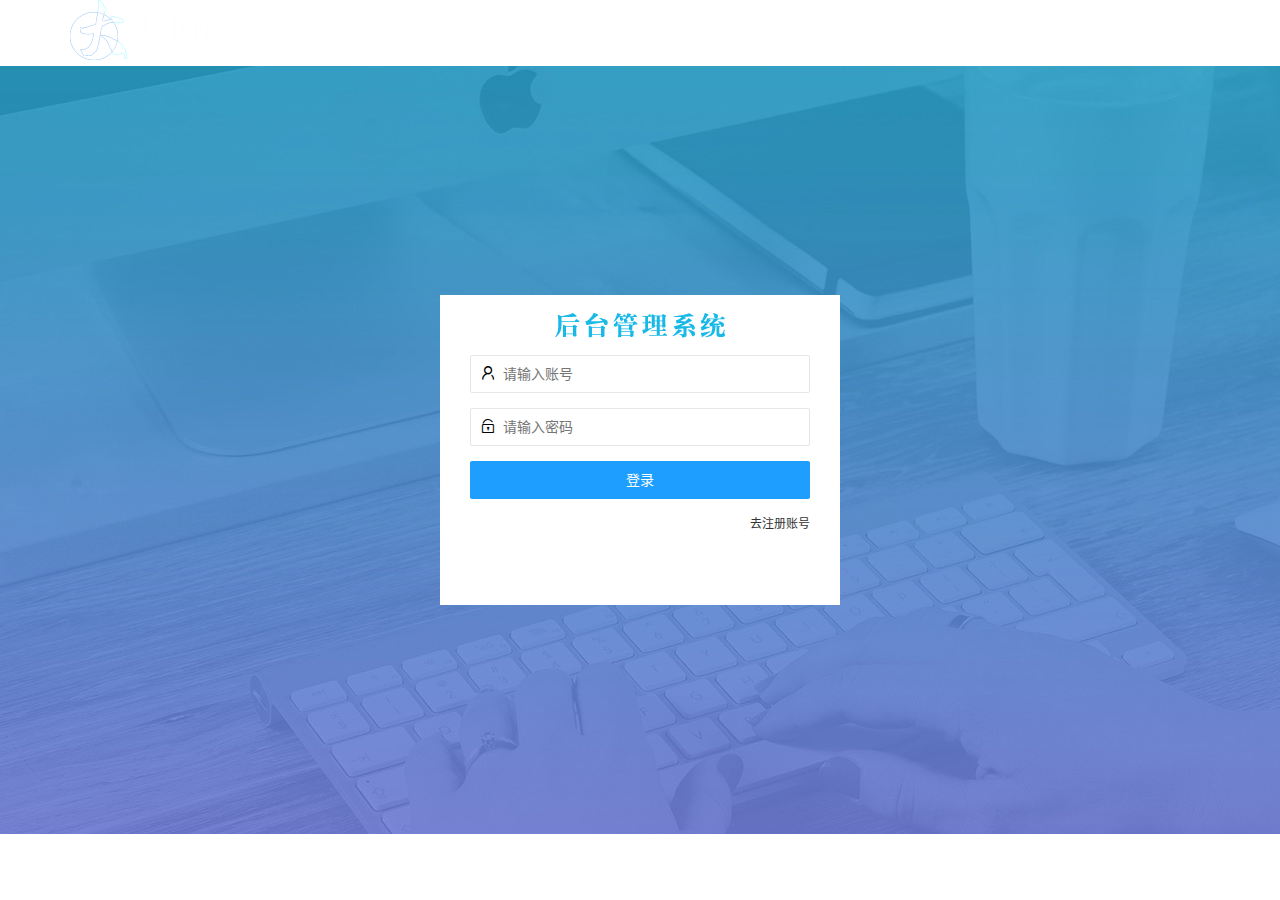
<file: login.html>
<!DOCTYPE html>
<html lang="zh-CN">
  <head>
    <meta charset="UTF-8" />
    <meta http-equiv="X-UA-Compatible" content="IE=edge" />
    <meta name="viewport" content="width=device-width, initial-scale=1.0" />
    <title>大事件登录-注册</title>
    <link rel="stylesheet" href="./assets/lib/layui/css/layui.css" />
    <link rel="stylesheet" href="./assets/css/login.css" />
  </head>
  <body>
    <!-- log 区域 -->
    <div class="log layui-main">
      <img src="./assets/images/logo.png" alt="" />
    </div>

    <!-- 登录注册区域 -->
    <div class="loginBox">
      <div class="title-box"></div>
      <!-- 登录 -->
      <div class="login">
        <form class="layui-form" id="login-check">
          <div class="layui-form-item pot">
            <i class="layui-icon layui-icon-username"></i>
            <input
              type="text"
              name="username"
              required
              lay-verify="required"
              placeholder="请输入账号"
              autocomplete="off"
              class="layui-input"
            />
          </div>
          <div class="layui-form-item pot">
            <i class="layui-icon layui-icon-password"></i>
            <input
              type="password"
              name="password"
              required
              lay-verify="required|psd"
              placeholder="请输入密码"
              autocomplete="off"
              class="layui-input"
            />
          </div>
          <div class="layui-form-item">
            <button
              class="layui-btn layui-btn-fluid layui-btn-normal"
              lay-submit
              lay-filter="formDemo"
            >
              登录
            </button>
          </div>
          <div class="layui-form-item links">
            <a href="javascript:;" id="link_reg">去注册账号</a>
          </div>
        </form>
      </div>
      <!-- 注册 -->
      <div class="regBox">
        <form class="layui-form" id="reg-form">
          <div class="layui-form-item pot">
            <i class="layui-icon layui-icon-username"></i>
            <input
              type="text"
              name="username"
              required
              lay-verify="required"
              placeholder="请输入账号"
              autocomplete="off"
              class="layui-input"
            />
          </div>
          <div class="layui-form-item pot">
            <i class="layui-icon layui-icon-password"></i>
            <input
              type="password"
              name="password"
              required
              lay-verify="required|psd"
              placeholder="请输入密码"
              autocomplete="off"
              class="layui-input"
            />
          </div>
          <div class="layui-form-item pot">
            <i class="layui-icon layui-icon-password"></i>
            <input
              type="password"
              name="repassword"
              required
              lay-verify="required|psd|repwd"
              placeholder="请再次输入密码"
              autocomplete="off"
              class="layui-input"
            />
          </div>
          <div class="layui-form-item">
            <button
              class="layui-btn layui-btn-fluid layui-btn-normal"
              lay-submit
              lay-filter="formDemo"
            >
              注册
            </button>
          </div>
          <div class="layui-form-item links">
            <a href="javascript:;" id="link_login">去登录账号</a>
          </div>
        </form>
      </div>
    </div>
    <!-- 导入jQERY、 -->
    <script src="./assets/lib/jquery.js"></script>
    <script src="./assets/lib/layui/layui.all.js"></script>
    <script src="./assets/js/baseAPI.js"></script>
    <script src="./assets/js/login.js"></script>
  </body>
</html>
</file>
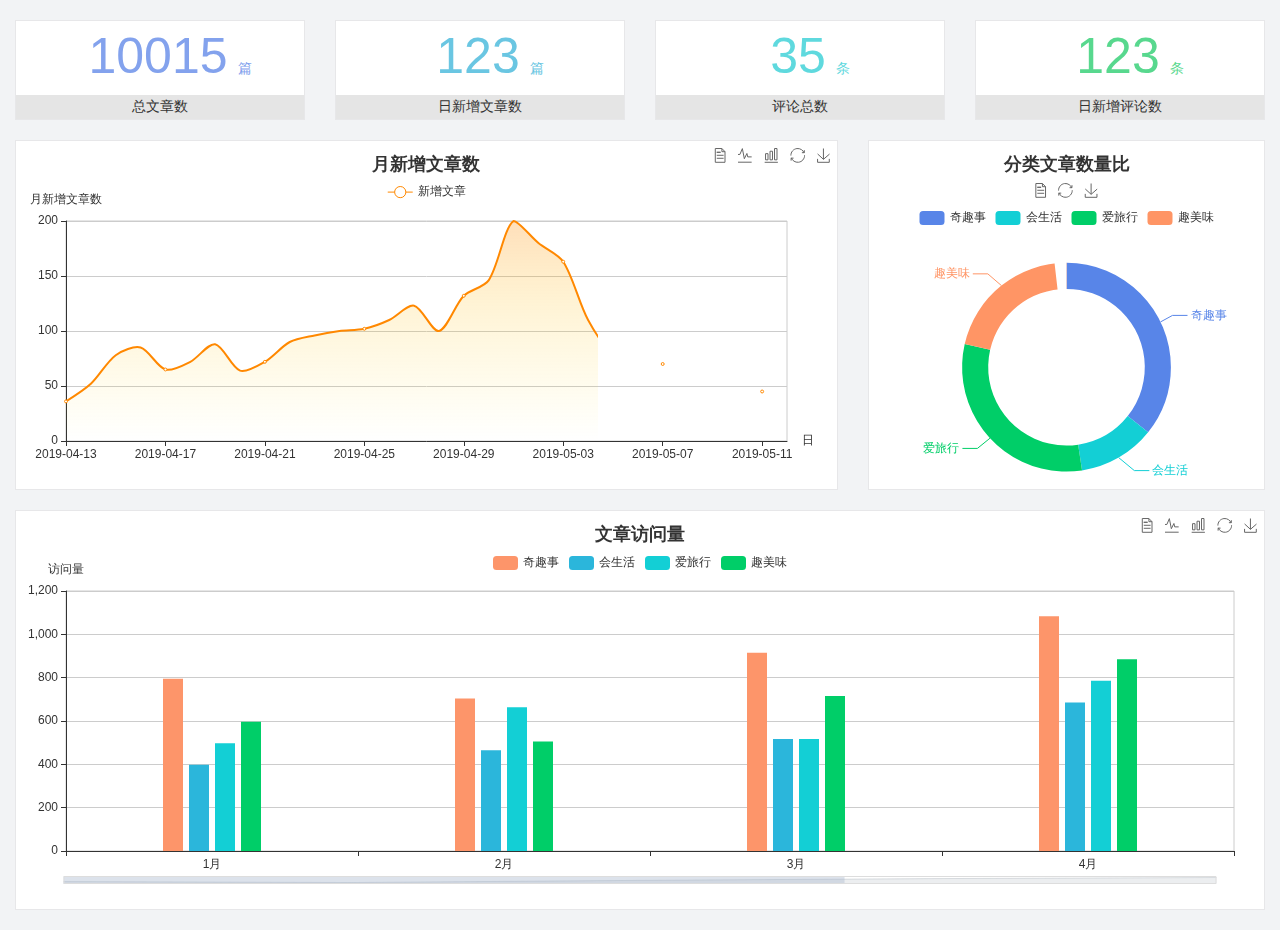
<file: home/dashboard.html>
<!DOCTYPE html>
<html lang="en">
  <head>
    <meta charset="UTF-8" />
    <meta name="viewport" content="width=device-width, initial-scale=1.0" />
    <meta http-equiv="X-UA-Compatible" content="ie=edge" />
    <title>图表统计</title>
    <link rel="stylesheet" href="../assets/lib/bootstrap.css" />
    <link rel="stylesheet" href="../assets/lib/main.css" />
    <script src="../assets/lib/jquery.js"></script>
    <script type="text/javascript" src="../assets/lib/echarts.min.js"></script>
  </head>

  <body>
    <div class="container-fluid">
      <div class="row spannel_list">
        <div class="col-sm-3 col-xs-6">
          <div class="spannel">
            <em>10015</em><span>篇</span>
            <b>总文章数</b>
          </div>
        </div>
        <div class="col-sm-3 col-xs-6">
          <div class="spannel scolor01">
            <em>123</em><span>篇</span>
            <b>日新增文章数</b>
          </div>
        </div>
        <div class="col-sm-3 col-xs-6">
          <div class="spannel scolor02">
            <em>35</em><span>条</span>
            <b>评论总数</b>
          </div>
        </div>
        <div class="col-sm-3 col-xs-6">
          <div class="spannel scolor03">
            <em>123</em><span>条</span>
            <b>日新增评论数</b>
          </div>
        </div>
      </div>
    </div>

    <div class="container-fluid">
      <div class="row curve-pie">
        <div class="col-lg-8 col-md-8">
          <div class="gragh_pannel" id="curve_show"></div>
        </div>
        <div class="col-lg-4 col-md-4">
          <div class="gragh_pannel" id="pie_show"></div>
        </div>
      </div>
    </div>

    <div class="container-fluid">
      <div class="column_pannel" id="column_show"></div>
    </div>

    <script>
      var oChart = echarts.init(document.getElementById("curve_show"));
      var aList_all = [
        { count: 36, date: "2019-04-13" },
        { count: 52, date: "2019-04-14" },
        { count: 78, date: "2019-04-15" },
        { count: 85, date: "2019-04-16" },
        { count: 65, date: "2019-04-17" },
        { count: 72, date: "2019-04-18" },
        { count: 88, date: "2019-04-19" },
        { count: 64, date: "2019-04-20" },
        { count: 72, date: "2019-04-21" },
        { count: 90, date: "2019-04-22" },
        { count: 96, date: "2019-04-23" },
        { count: 100, date: "2019-04-24" },
        { count: 102, date: "2019-04-25" },
        { count: 110, date: "2019-04-26" },
        { count: 123, date: "2019-04-27" },
        { count: 100, date: "2019-04-28" },
        { count: 132, date: "2019-04-29" },
        { count: 146, date: "2019-04-30" },
        { count: 200, date: "2019-05-01" },
        { count: 180, date: "2019-05-02" },
        { count: 163, date: "2019-05-03" },
        { count: 110, date: "2019-05-04" },
        { count: 80, date: "2019-05-05" },
        { count: 82, date: "2019-05-06" },
        { count: 70, date: "2019-05-07" },
        { count: 65, date: "2019-05-08" },
        { count: 54, date: "2019-05-09" },
        { count: 40, date: "2019-05-10" },
        { count: 45, date: "2019-05-11" },
        { count: 38, date: "2019-05-12" },
      ];

      let aCount = [];
      let aDate = [];

      for (var i = 0; i < aList_all.length; i++) {
        aCount.push(aList_all[i].count);
        aDate.push(aList_all[i].date);
      }

      var chartopt = {
        title: {
          text: "月新增文章数",
          left: "center",
          top: "10",
        },
        tooltip: {
          trigger: "axis",
        },
        legend: {
          data: ["新增文章"],
          top: "40",
        },
        toolbox: {
          show: true,
          feature: {
            mark: { show: true },
            dataView: { show: true, readOnly: false },
            magicType: { show: true, type: ["line", "bar"] },
            restore: { show: true },
            saveAsImage: { show: true },
          },
        },
        calculable: true,
        xAxis: [
          {
            name: "日",
            type: "category",
            boundaryGap: false,
            data: aDate,
          },
        ],
        yAxis: [
          {
            name: "月新增文章数",
            type: "value",
          },
        ],
        series: [
          {
            name: "新增文章",
            type: "line",
            smooth: true,
            itemStyle: {
              normal: { areaStyle: { type: "default" }, color: "#f80" },
              lineStyle: { color: "#f80" },
            },
            data: aCount,
          },
        ],
        areaStyle: {
          normal: {
            color: new echarts.graphic.LinearGradient(0, 0, 0, 1, [
              {
                offset: 0,
                color: "rgba(255,136,0,0.39)",
              },
              {
                offset: 0.34,
                color: "rgba(255,180,0,0.25)",
              },
              {
                offset: 1,
                color: "rgba(255,222,0,0.00)",
              },
            ]),
          },
        },
        grid: {
          show: true,
          x: 50,
          x2: 50,
          y: 80,
          height: 220,
        },
      };

      oChart.setOption(chartopt);

      var oPie = echarts.init(document.getElementById("pie_show"));
      var oPieopt = {
        title: {
          top: 10,
          text: "分类文章数量比",
          x: "center",
        },
        tooltip: {
          trigger: "item",
          formatter: "{a} <br/>{b} : {c} ({d}%)",
        },
        color: ["#5885e8", "#13cfd5", "#00ce68", "#ff9565"],
        legend: {
          x: "center",
          top: 65,
          data: ["奇趣事", "会生活", "爱旅行", "趣美味"],
        },
        toolbox: {
          show: true,
          x: "center",
          top: 35,
          feature: {
            mark: { show: true },
            dataView: { show: true, readOnly: false },
            magicType: {
              show: true,
              type: ["pie", "funnel"],
              option: {
                funnel: {
                  x: "25%",
                  width: "50%",
                  funnelAlign: "left",
                  max: 1548,
                },
              },
            },
            restore: { show: true },
            saveAsImage: { show: true },
          },
        },
        calculable: true,
        series: [
          {
            name: "访问来源",
            type: "pie",
            radius: ["45%", "60%"],
            center: ["50%", "65%"],
            data: [
              { value: 300, name: "奇趣事" },
              { value: 100, name: "会生活" },
              { value: 260, name: "爱旅行" },
              { value: 180, name: "趣美味" },
            ],
          },
        ],
      };
      oPie.setOption(oPieopt);

      var oColumn = this.echarts.init(document.getElementById("column_show"));
      var oColumnopt = {
        title: {
          text: "文章访问量",
          left: "center",
          top: "10",
        },
        tooltip: {
          trigger: "axis",
        },
        legend: {
          data: ["奇趣事", "会生活", "爱旅行", "趣美味"],
          top: "40",
        },
        toolbox: {
          show: true,
          feature: {
            mark: { show: true },
            dataView: { show: true, readOnly: false },
            magicType: { show: true, type: ["line", "bar"] },
            restore: { show: true },
            saveAsImage: { show: true },
          },
        },
        calculable: true,
        xAxis: [
          {
            type: "category",
            data: ["1月", "2月", "3月", "4月", "5月"],
          },
        ],
        yAxis: [
          {
            name: "访问量",
            type: "value",
          },
        ],
        series: [
          {
            name: "奇趣事",
            type: "bar",
            barWidth: 20,
            itemStyle: {
              normal: { areaStyle: { type: "default" }, color: "#fd956a" },
            },
            data: [800, 708, 920, 1090, 1200],
          },
          {
            name: "会生活",
            type: "bar",
            barWidth: 20,
            itemStyle: {
              normal: { areaStyle: { type: "default" }, color: "#2bb6db" },
            },
            data: [400, 468, 520, 690, 800],
          },
          {
            name: "爱旅行",
            type: "bar",
            barWidth: 20,
            itemStyle: {
              normal: { areaStyle: { type: "default" }, color: "#13cfd5" },
            },
            data: [500, 668, 520, 790, 900],
          },
          {
            name: "趣美味",
            type: "bar",
            barWidth: 20,
            itemStyle: {
              normal: { areaStyle: { type: "default" }, color: "#00ce68" },
            },
            data: [600, 508, 720, 890, 1000],
          },
        ],
        grid: {
          show: true,
          x: 50,
          x2: 30,
          y: 80,
          height: 260,
        },
        dataZoom: [
          //给x轴设置滚动条
          {
            start: 0, //默认为0
            end: 100 - 1000 / 31, //默认为100
            type: "slider",
            show: true,
            xAxisIndex: [0],
            handleSize: 0, //滑动条的 左右2个滑动条的大小
            height: 8, //组件高度
            left: 45, //左边的距离
            right: 50, //右边的距离
            bottom: 26, //右边的距离
            handleColor: "#ddd", //h滑动图标的颜色
            handleStyle: {
              borderColor: "#cacaca",
              borderWidth: "1",
              shadowBlur: 2,
              background: "#ddd",
              shadowColor: "#ddd",
            },
          },
        ],
      };
      oColumn.setOption(oColumnopt);
    </script>
  </body>
</html>
</file>
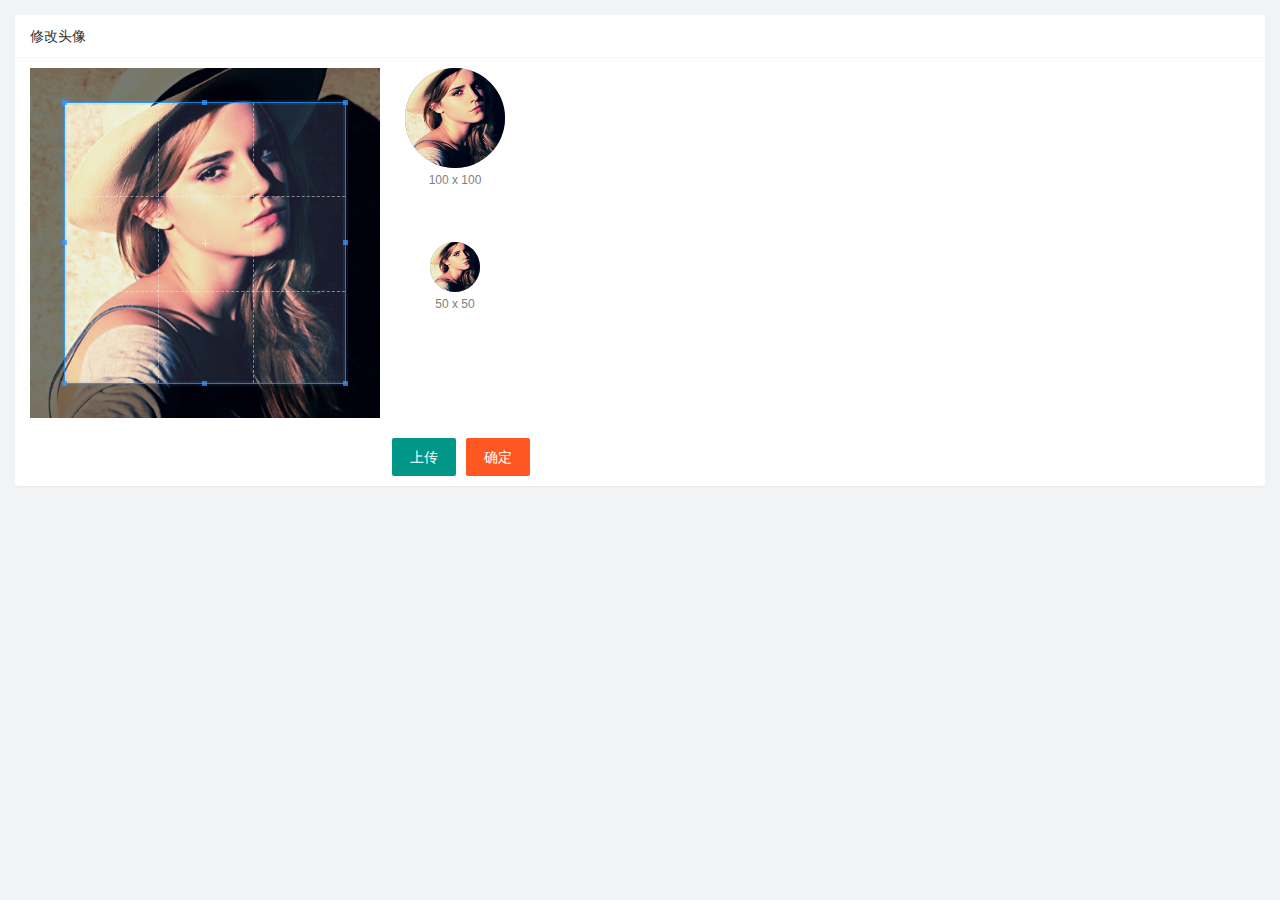
<file: user/user_avatar.html>
<!DOCTYPE html>
<html lang="en">
  <head>
    <meta charset="UTF-8" />
    <meta http-equiv="X-UA-Compatible" content="IE=edge" />
    <meta name="viewport" content="width=device-width, initial-scale=1.0" />
    <title>Document</title>
    <link rel="stylesheet" href="../assets/lib/layui/css/layui.css" />
    <link rel="stylesheet" href="../assets/lib/cropper/cropper.css" />
    <link rel="stylesheet" href="../assets/css/user/user_avatar.css" />
  </head>
  <body>
    <div class="layui-card">
      <div class="layui-card-header">修改头像</div>
      <div class="layui-card-body">
        <!-- 第一行的图片裁剪和预览区域 -->
        <div class="row1">
          <!-- 图片裁剪区域 -->
          <div class="cropper-box">
            <!-- 这个 img 标签很重要，将来会把它初始化为裁剪区域 -->
            <img id="image" src="../assets/images/sample.jpg" />
          </div>
          <!-- 图片的预览区域 -->
          <div class="preview-box">
            <div>
              <!-- 宽高为 100px 的预览区域 -->
              <div class="img-preview w100"></div>
              <p class="size">100 x 100</p>
            </div>
            <div>
              <!-- 宽高为 50px 的预览区域 -->
              <div class="img-preview w50"></div>
              <p class="size">50 x 50</p>
            </div>
          </div>
        </div>

        <!-- 第二行的按钮区域 -->
        <div class="row2">
          <!-- 头像图片上传 -->
          <input type="file" id="file" accept="image/jpeg,image/png" />

          <button type="button" class="layui-btn" id="uploadingImg">
            上传
          </button>
          <button
            type="button"
            class="layui-btn layui-btn-danger"
            id="uploadingBtn"
          >
            确定
          </button>
        </div>
      </div>
    </div>

    <!-- 导入JS文件 -->
    <script src="../assets/lib/layui/layui.all.js"></script>
    <script src="../assets/lib/jquery.js"></script>
    <script src="../assets/lib/cropper/Cropper.js"></script>
    <script src="../assets/lib/cropper/jquery-cropper.js"></script>
    <script src="../assets/js/baseAPI.js"></script>
    <script src="../assets/js/user/user_avatar.js"></script>
  </body>
</html>
</file>
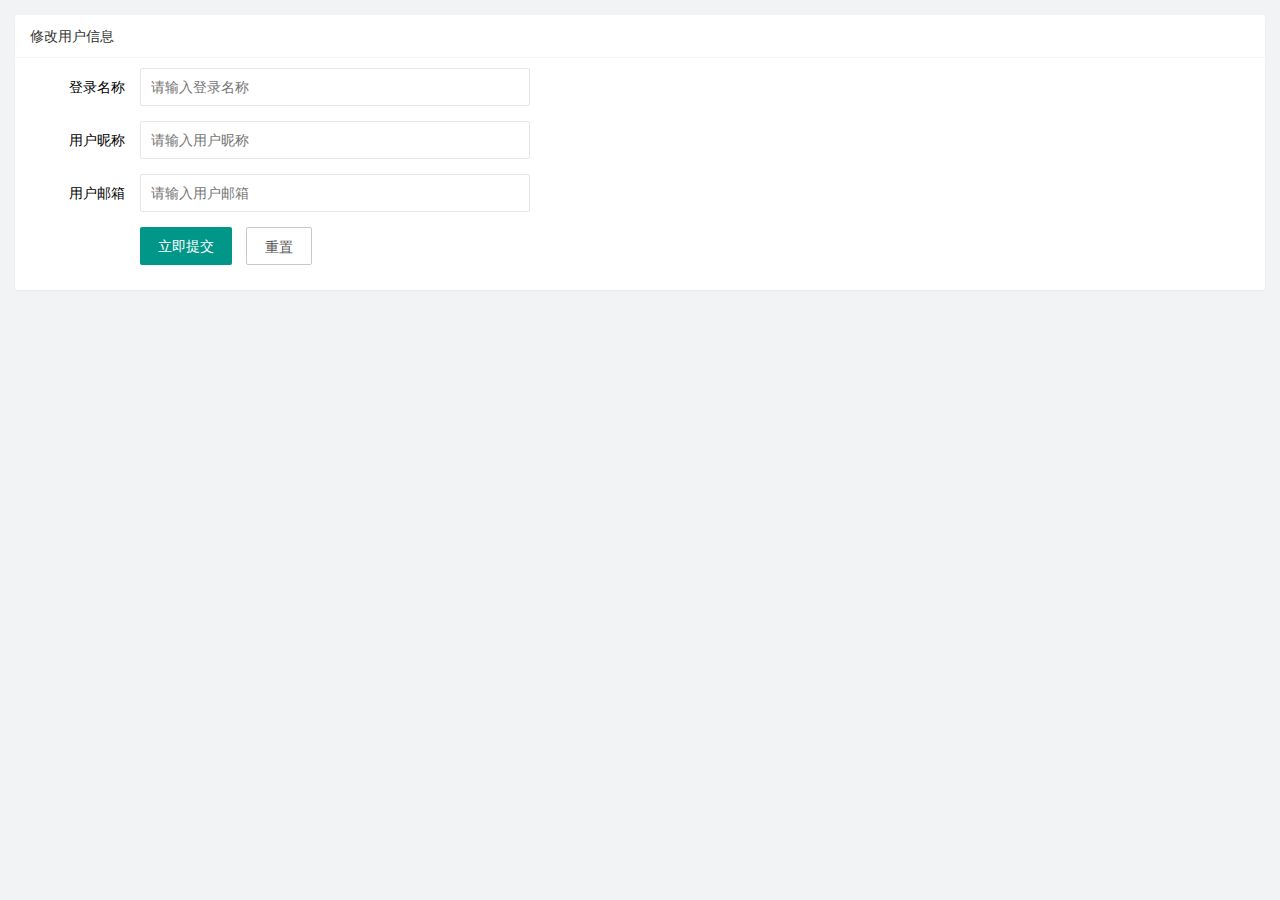
<file: user/user_info.html>
<!DOCTYPE html>
<html lang="en">
  <head>
    <meta charset="UTF-8" />
    <meta http-equiv="X-UA-Compatible" content="IE=edge" />
    <meta name="viewport" content="width=device-width, initial-scale=1.0" />
    <title>Document</title>
    <link rel="stylesheet" href="../assets/lib/layui/css/layui.css" />
    <link rel="stylesheet" href="../assets/css/user/user_info.css" />
  </head>
  <body>
    <div class="layui-card">
      <div class="layui-card-header">修改用户信息</div>
      <div class="layui-card-body">
        <!-- 表单主体 -->
        <form class="layui-form" action="" lay-filter="formUserIfon">
          <input type="hidden" class="ipt-hidden" name="id" />
          <div class="layui-form-item">
            <label class="layui-form-label">登录名称</label>
            <div class="layui-input-block">
              <input
                type="text"
                name="username"
                required
                lay-verify="required"
                placeholder="请输入登录名称"
                autocomplete="off"
                class="layui-input username-item"
                readonly
              />
            </div>
          </div>
          <div class="layui-form-item">
            <label class="layui-form-label">用户昵称</label>
            <div class="layui-input-block">
              <input
                type="text"
                name="nickname"
                required
                lay-verify="nickname"
                placeholder="请输入用户昵称"
                autocomplete="off"
                class="layui-input nickname-item"
              />
            </div>
          </div>
          <div class="layui-form-item">
            <label class="layui-form-label">用户邮箱</label>
            <div class="layui-input-block">
              <input
                type="text"
                name="email"
                required
                lay-verify="required|email"
                placeholder="请输入用户邮箱"
                autocomplete="off"
                class="layui-input email"
              />
            </div>
          </div>
          <div class="layui-form-item">
            <div class="layui-input-block">
              <button
                class="layui-btn btn-sub"
                lay-submit
                lay-filter="formDemo"
              >
                立即提交
              </button>
              <button
                type="reset"
                class="layui-btn layui-btn-primary"
                id="btnReset"
              >
                重置
              </button>
            </div>
          </div>
        </form>
      </div>
    </div>

    <script src="../assets/lib/layui/layui.all.js"></script>
    <script src="../assets/lib/jquery.js"></script>
    <script src="../assets/js/baseAPI.js"></script>
    <script src="../assets/js/user/user_info.js"></script>
  </body>
</html>
</file>
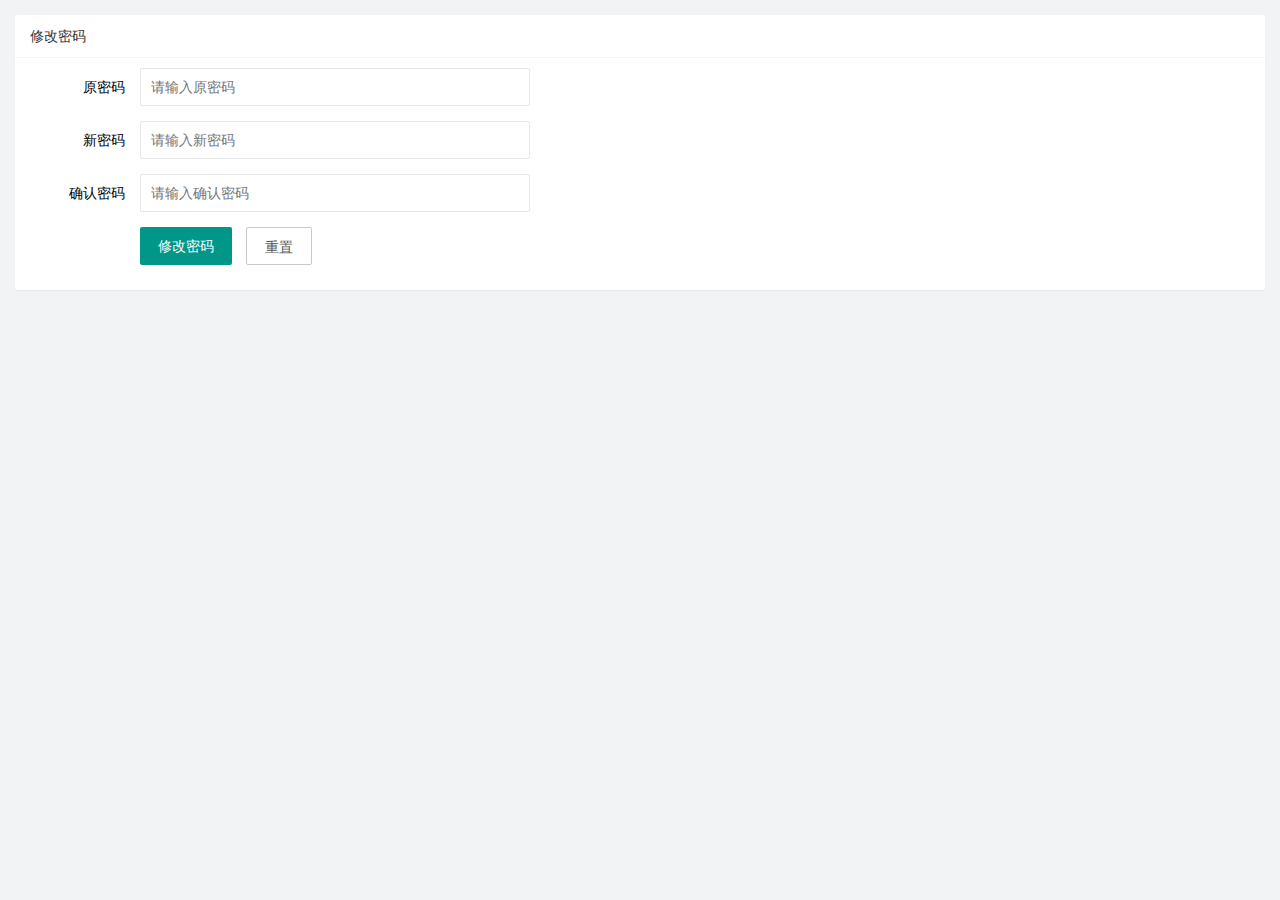
<file: user/user_pwd.html>
<!DOCTYPE html>
<html lang="en">
  <head>
    <meta charset="UTF-8" />
    <meta http-equiv="X-UA-Compatible" content="IE=edge" />
    <meta name="viewport" content="width=device-width, initial-scale=1.0" />
    <title>Document</title>
    <link rel="stylesheet" href="../assets/lib/layui/css/layui.css" />
    <link rel="stylesheet" href="../assets/css/user/user_info.css" />
  </head>
  <body>
    <div class="layui-card">
      <div class="layui-card-header">修改密码</div>
      <div class="layui-card-body">
        <!-- 表单主体 -->
        <form class="layui-form" action="" lay-filter="formUserIfon">
          <div class="layui-form-item">
            <label class="layui-form-label">原密码</label>
            <div class="layui-input-block">
              <input
                type="password"
                name="oldPwd"
                required
                lay-verify="required|pass"
                placeholder="请输入原密码"
                autocomplete="off"
                class="layui-input username-item"
              />
            </div>
          </div>
          <div class="layui-form-item">
            <label class="layui-form-label">新密码</label>
            <div class="layui-input-block">
              <input
                type="password"
                name="newPwd"
                required
                lay-verify="required|pass|samePwd"
                placeholder="请输入新密码"
                autocomplete="off"
                class="layui-input nickname-item"
              />
            </div>
          </div>
          <div class="layui-form-item">
            <label class="layui-form-label">确认密码</label>
            <div class="layui-input-block">
              <input
                type="password"
                name="repassword"
                required
                lay-verify="required|pass|newPwd"
                placeholder="请输入确认密码"
                autocomplete="off"
                class="layui-input email"
              />
            </div>
          </div>
          <div class="layui-form-item">
            <div class="layui-input-block">
              <button class="layui-btn" lay-submit lay-filter="formDemo">
                修改密码
              </button>
              <button
                type="reset"
                class="layui-btn layui-btn-primary"
                id="btnReset"
              >
                重置
              </button>
            </div>
          </div>
        </form>
      </div>
    </div>

    <!-- 导入JS -->
    <script src="../assets/lib/layui/layui.all.js"></script>
    <script src="../assets/lib/jquery.js"></script>
    <script src="../assets/js/baseAPI.js"></script>
    <script src="../assets/js/user/user_pwd.js"></script>
  </body>
</html>
</file>
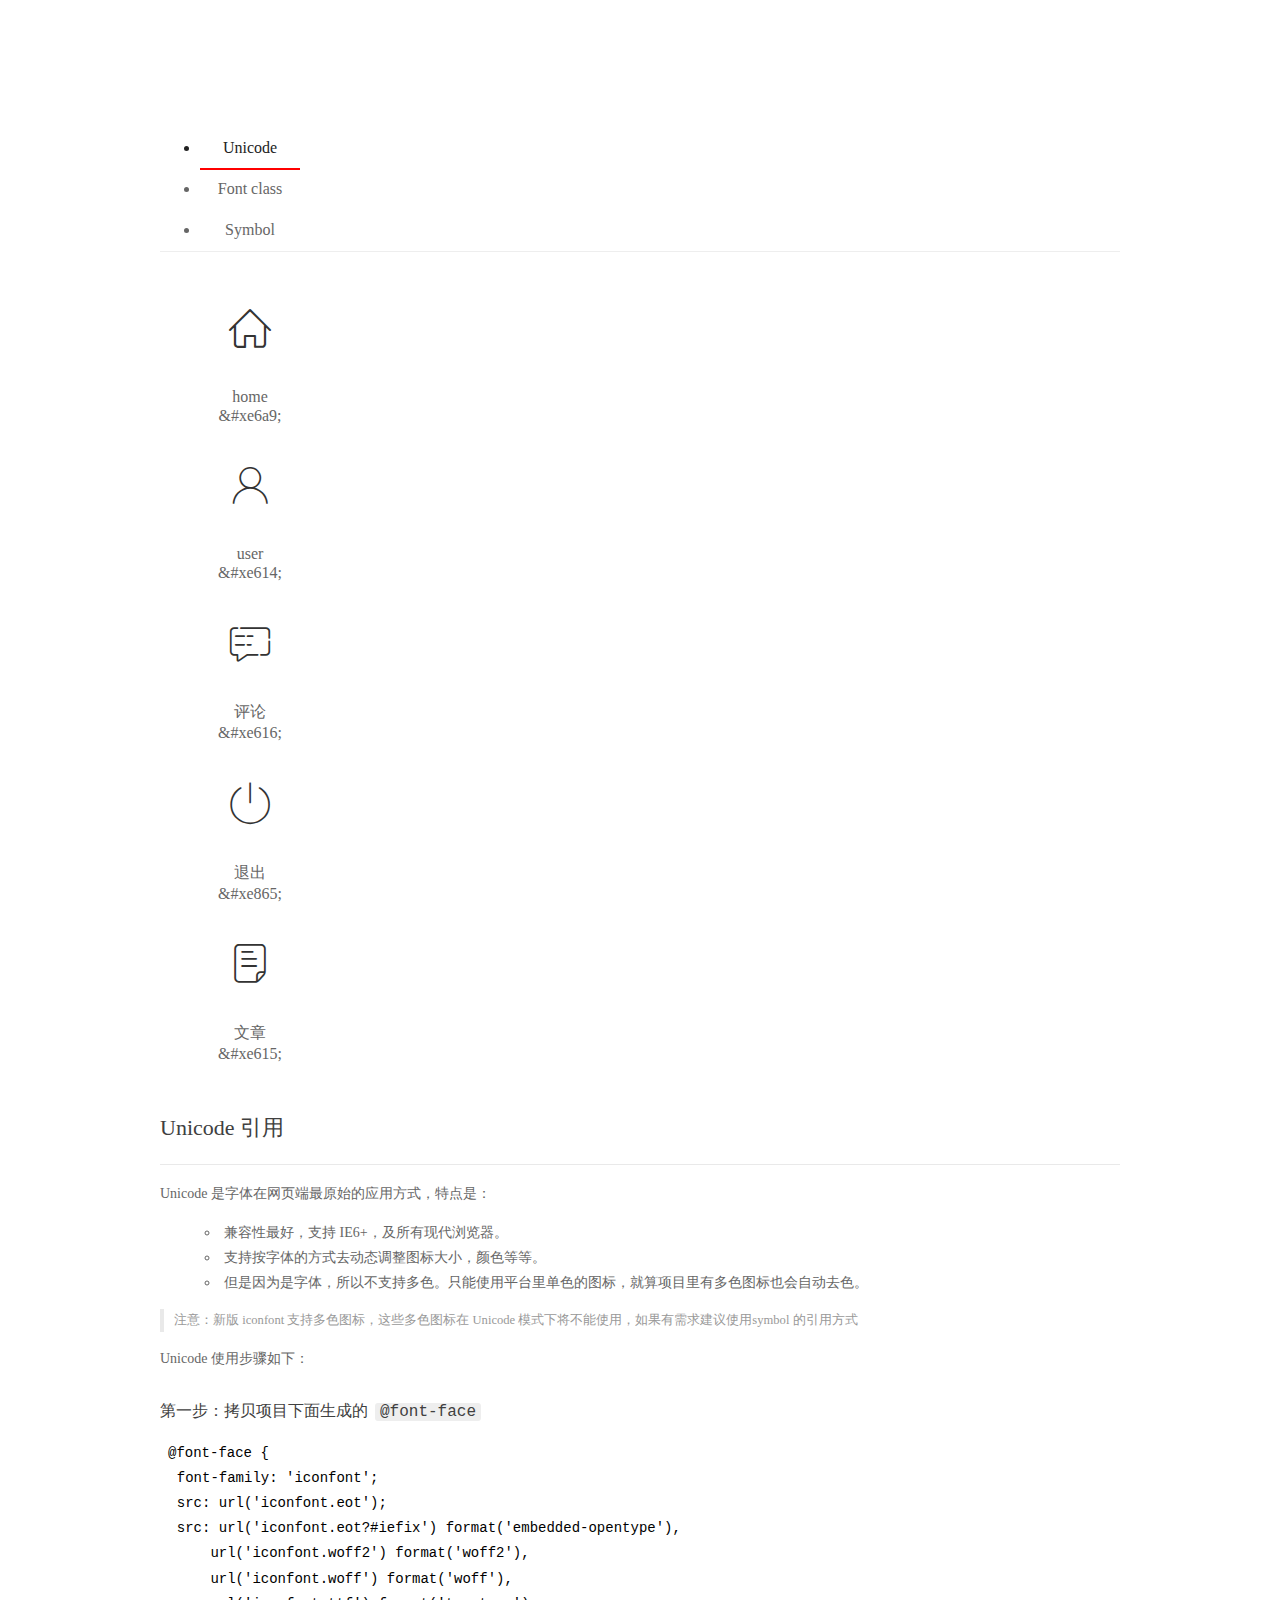
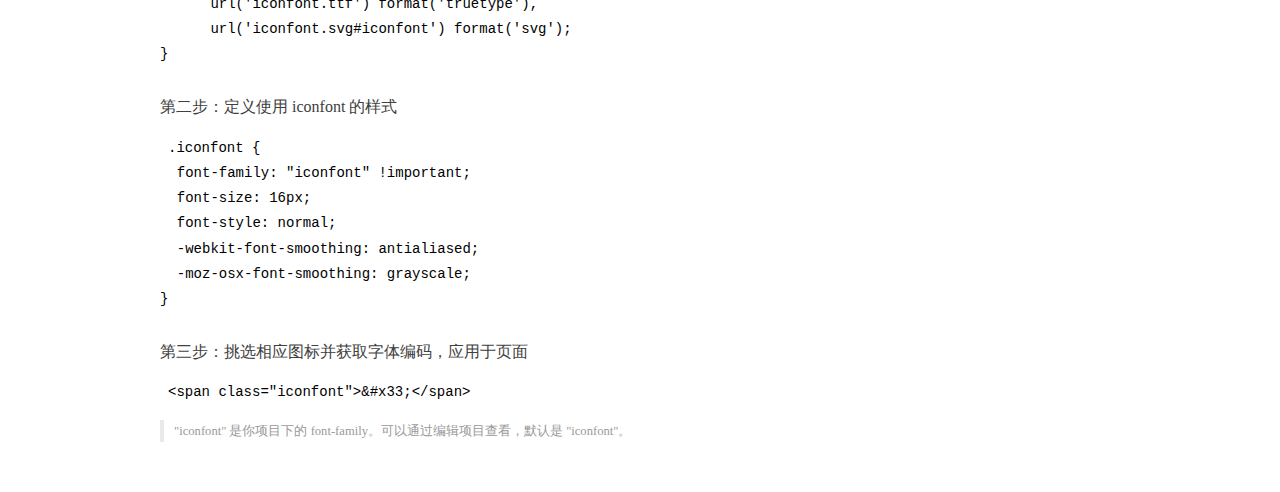
<file: assets/fonts/demo_index.html>
<!DOCTYPE html>
<html>
<head>
  <meta charset="utf-8"/>
  <title>IconFont Demo</title>
  <link rel="shortcut icon" href="https://gtms04.alicdn.com/tps/i4/TB1_oz6GVXXXXaFXpXXJDFnIXXX-64-64.ico" type="image/x-icon"/>
  <link rel="stylesheet" href="https://g.alicdn.com/thx/cube/1.3.2/cube.min.css">
  <link rel="stylesheet" href="demo.css">
  <link rel="stylesheet" href="iconfont.css">
  <script src="iconfont.js"></script>
  <!-- jQuery -->
  <script src="https://a1.alicdn.com/oss/uploads/2018/12/26/7bfddb60-08e8-11e9-9b04-53e73bb6408b.js"></script>
  <!-- 代码高亮 -->
  <script src="https://a1.alicdn.com/oss/uploads/2018/12/26/a3f714d0-08e6-11e9-8a15-ebf944d7534c.js"></script>
</head>
<body>
  <div class="main">
    <h1 class="logo"><a href="https://www.iconfont.cn/" title="iconfont 首页" target="_blank">&#xe86b;</a></h1>
    <div class="nav-tabs">
      <ul id="tabs" class="dib-box">
        <li class="dib active"><span>Unicode</span></li>
        <li class="dib"><span>Font class</span></li>
        <li class="dib"><span>Symbol</span></li>
      </ul>
      
    </div>
    <div class="tab-container">
      <div class="content unicode" style="display: block;">
          <ul class="icon_lists dib-box">
          
            <li class="dib">
              <span class="icon iconfont">&#xe6a9;</span>
                <div class="name">home</div>
                <div class="code-name">&amp;#xe6a9;</div>
              </li>
          
            <li class="dib">
              <span class="icon iconfont">&#xe614;</span>
                <div class="name">user</div>
                <div class="code-name">&amp;#xe614;</div>
              </li>
          
            <li class="dib">
              <span class="icon iconfont">&#xe616;</span>
                <div class="name">评论</div>
                <div class="code-name">&amp;#xe616;</div>
              </li>
          
            <li class="dib">
              <span class="icon iconfont">&#xe865;</span>
                <div class="name">退出</div>
                <div class="code-name">&amp;#xe865;</div>
              </li>
          
            <li class="dib">
              <span class="icon iconfont">&#xe615;</span>
                <div class="name">文章</div>
                <div class="code-name">&amp;#xe615;</div>
              </li>
          
          </ul>
          <div class="article markdown">
          <h2 id="unicode-">Unicode 引用</h2>
          <hr>

          <p>Unicode 是字体在网页端最原始的应用方式，特点是：</p>
          <ul>
            <li>兼容性最好，支持 IE6+，及所有现代浏览器。</li>
            <li>支持按字体的方式去动态调整图标大小，颜色等等。</li>
            <li>但是因为是字体，所以不支持多色。只能使用平台里单色的图标，就算项目里有多色图标也会自动去色。</li>
          </ul>
          <blockquote>
            <p>注意：新版 iconfont 支持多色图标，这些多色图标在 Unicode 模式下将不能使用，如果有需求建议使用symbol 的引用方式</p>
          </blockquote>
          <p>Unicode 使用步骤如下：</p>
          <h3 id="-font-face">第一步：拷贝项目下面生成的 <code>@font-face</code></h3>
<pre><code class="language-css"
>@font-face {
  font-family: 'iconfont';
  src: url('iconfont.eot');
  src: url('iconfont.eot?#iefix') format('embedded-opentype'),
      url('iconfont.woff2') format('woff2'),
      url('iconfont.woff') format('woff'),
      url('iconfont.ttf') format('truetype'),
      url('iconfont.svg#iconfont') format('svg');
}
</code></pre>
          <h3 id="-iconfont-">第二步：定义使用 iconfont 的样式</h3>
<pre><code class="language-css"
>.iconfont {
  font-family: "iconfont" !important;
  font-size: 16px;
  font-style: normal;
  -webkit-font-smoothing: antialiased;
  -moz-osx-font-smoothing: grayscale;
}
</code></pre>
          <h3 id="-">第三步：挑选相应图标并获取字体编码，应用于页面</h3>
<pre>
<code class="language-html"
>&lt;span class="iconfont"&gt;&amp;#x33;&lt;/span&gt;
</code></pre>
          <blockquote>
            <p>"iconfont" 是你项目下的 font-family。可以通过编辑项目查看，默认是 "iconfont"。</p>
          </blockquote>
          </div>
      </div>
      <div class="content font-class">
        <ul class="icon_lists dib-box">
          
          <li class="dib">
            <span class="icon iconfont icon-home"></span>
            <div class="name">
              home
            </div>
            <div class="code-name">.icon-home
            </div>
          </li>
          
          <li class="dib">
            <span class="icon iconfont icon-user"></span>
            <div class="name">
              user
            </div>
            <div class="code-name">.icon-user
            </div>
          </li>
          
          <li class="dib">
            <span class="icon iconfont icon-pinglun"></span>
            <div class="name">
              评论
            </div>
            <div class="code-name">.icon-pinglun
            </div>
          </li>
          
          <li class="dib">
            <span class="icon iconfont icon-tuichu"></span>
            <div class="name">
              退出
            </div>
            <div class="code-name">.icon-tuichu
            </div>
          </li>
          
          <li class="dib">
            <span class="icon iconfont icon-16"></span>
            <div class="name">
              文章
            </div>
            <div class="code-name">.icon-16
            </div>
          </li>
          
        </ul>
        <div class="article markdown">
        <h2 id="font-class-">font-class 引用</h2>
        <hr>

        <p>font-class 是 Unicode 使用方式的一种变种，主要是解决 Unicode 书写不直观，语意不明确的问题。</p>
        <p>与 Unicode 使用方式相比，具有如下特点：</p>
        <ul>
          <li>兼容性良好，支持 IE8+，及所有现代浏览器。</li>
          <li>相比于 Unicode 语意明确，书写更直观。可以很容易分辨这个 icon 是什么。</li>
          <li>因为使用 class 来定义图标，所以当要替换图标时，只需要修改 class 里面的 Unicode 引用。</li>
          <li>不过因为本质上还是使用的字体，所以多色图标还是不支持的。</li>
        </ul>
        <p>使用步骤如下：</p>
        <h3 id="-fontclass-">第一步：引入项目下面生成的 fontclass 代码：</h3>
<pre><code class="language-html">&lt;link rel="stylesheet" href="./iconfont.css"&gt;
</code></pre>
        <h3 id="-">第二步：挑选相应图标并获取类名，应用于页面：</h3>
<pre><code class="language-html">&lt;span class="iconfont icon-xxx"&gt;&lt;/span&gt;
</code></pre>
        <blockquote>
          <p>"
            iconfont" 是你项目下的 font-family。可以通过编辑项目查看，默认是 "iconfont"。</p>
        </blockquote>
      </div>
      </div>
      <div class="content symbol">
          <ul class="icon_lists dib-box">
          
            <li class="dib">
                <svg class="icon svg-icon" aria-hidden="true">
                  <use xlink:href="#icon-home"></use>
                </svg>
                <div class="name">home</div>
                <div class="code-name">#icon-home</div>
            </li>
          
            <li class="dib">
                <svg class="icon svg-icon" aria-hidden="true">
                  <use xlink:href="#icon-user"></use>
                </svg>
                <div class="name">user</div>
                <div class="code-name">#icon-user</div>
            </li>
          
            <li class="dib">
                <svg class="icon svg-icon" aria-hidden="true">
                  <use xlink:href="#icon-pinglun"></use>
                </svg>
                <div class="name">评论</div>
                <div class="code-name">#icon-pinglun</div>
            </li>
          
            <li class="dib">
                <svg class="icon svg-icon" aria-hidden="true">
                  <use xlink:href="#icon-tuichu"></use>
                </svg>
                <div class="name">退出</div>
                <div class="code-name">#icon-tuichu</div>
            </li>
          
            <li class="dib">
                <svg class="icon svg-icon" aria-hidden="true">
                  <use xlink:href="#icon-16"></use>
                </svg>
                <div class="name">文章</div>
                <div class="code-name">#icon-16</div>
            </li>
          
          </ul>
          <div class="article markdown">
          <h2 id="symbol-">Symbol 引用</h2>
          <hr>

          <p>这是一种全新的使用方式，应该说这才是未来的主流，也是平台目前推荐的用法。相关介绍可以参考这篇<a href="">文章</a>
            这种用法其实是做了一个 SVG 的集合，与另外两种相比具有如下特点：</p>
          <ul>
            <li>支持多色图标了，不再受单色限制。</li>
            <li>通过一些技巧，支持像字体那样，通过 <code>font-size</code>, <code>color</code> 来调整样式。</li>
            <li>兼容性较差，支持 IE9+，及现代浏览器。</li>
            <li>浏览器渲染 SVG 的性能一般，还不如 png。</li>
          </ul>
          <p>使用步骤如下：</p>
          <h3 id="-symbol-">第一步：引入项目下面生成的 symbol 代码：</h3>
<pre><code class="language-html">&lt;script src="./iconfont.js"&gt;&lt;/script&gt;
</code></pre>
          <h3 id="-css-">第二步：加入通用 CSS 代码（引入一次就行）：</h3>
<pre><code class="language-html">&lt;style&gt;
.icon {
  width: 1em;
  height: 1em;
  vertical-align: -0.15em;
  fill: currentColor;
  overflow: hidden;
}
&lt;/style&gt;
</code></pre>
          <h3 id="-">第三步：挑选相应图标并获取类名，应用于页面：</h3>
<pre><code class="language-html">&lt;svg class="icon" aria-hidden="true"&gt;
  &lt;use xlink:href="#icon-xxx"&gt;&lt;/use&gt;
&lt;/svg&gt;
</code></pre>
          </div>
      </div>

    </div>
  </div>
  <script>
  $(document).ready(function () {
      $('.tab-container .content:first').show()

      $('#tabs li').click(function (e) {
        var tabContent = $('.tab-container .content')
        var index = $(this).index()

        if ($(this).hasClass('active')) {
          return
        } else {
          $('#tabs li').removeClass('active')
          $(this).addClass('active')

          tabContent.hide().eq(index).fadeIn()
        }
      })
    })
  </script>
</body>
</html>
</file>
<file: assets/lib/layui/css/layui.css>
/** layui-v2.5.5 MIT License By https://www.layui.com */
 .layui-inline,img{display:inline-block;vertical-align:middle}h1,h2,h3,h4,h5,h6{font-weight:400}.layui-edge,.layui-header,.layui-inline,.layui-main{position:relative}.layui-body,.layui-edge,.layui-elip{overflow:hidden}.layui-btn,.layui-edge,.layui-inline,img{vertical-align:middle}.layui-btn,.layui-disabled,.layui-icon,.layui-unselect{-moz-user-select:none;-webkit-user-select:none;-ms-user-select:none}.layui-elip,.layui-form-checkbox span,.layui-form-pane .layui-form-label{text-overflow:ellipsis;white-space:nowrap}.layui-breadcrumb,.layui-tree-btnGroup{visibility:hidden}blockquote,body,button,dd,div,dl,dt,form,h1,h2,h3,h4,h5,h6,input,li,ol,p,pre,td,textarea,th,ul{margin:0;padding:0;-webkit-tap-highlight-color:rgba(0,0,0,0)}a:active,a:hover{outline:0}img{border:none}li{list-style:none}table{border-collapse:collapse;border-spacing:0}h4,h5,h6{font-size:100%}button,input,optgroup,option,select,textarea{font-family:inherit;font-size:inherit;font-style:inherit;font-weight:inherit;outline:0}pre{white-space:pre-wrap;white-space:-moz-pre-wrap;white-space:-pre-wrap;white-space:-o-pre-wrap;word-wrap:break-word}body{line-height:24px;font:14px Helvetica Neue,Helvetica,PingFang SC,Tahoma,Arial,sans-serif}hr{height:1px;margin:10px 0;border:0;clear:both}a{color:#333;text-decoration:none}a:hover{color:#777}a cite{font-style:normal;*cursor:pointer}.layui-border-box,.layui-border-box *{box-sizing:border-box}.layui-box,.layui-box *{box-sizing:content-box}.layui-clear{clear:both;*zoom:1}.layui-clear:after{content:'\20';clear:both;*zoom:1;display:block;height:0}.layui-inline{*display:inline;*zoom:1}.layui-edge{display:inline-block;width:0;height:0;border-width:6px;border-style:dashed;border-color:transparent}.layui-edge-top{top:-4px;border-bottom-color:#999;border-bottom-style:solid}.layui-edge-right{border-left-color:#999;border-left-style:solid}.layui-edge-bottom{top:2px;border-top-color:#999;border-top-style:solid}.layui-edge-left{border-right-color:#999;border-right-style:solid}.layui-disabled,.layui-disabled:hover{color:#d2d2d2!important;cursor:not-allowed!important}.layui-circle{border-radius:100%}.layui-show{display:block!important}.layui-hide{display:none!important}@font-face{font-family:layui-icon;src:url(../font/iconfont.eot?v=250);src:url(../font/iconfont.eot?v=250#iefix) format('embedded-opentype'),url(../font/iconfont.woff2?v=250) format('woff2'),url(../font/iconfont.woff?v=250) format('woff'),url(../font/iconfont.ttf?v=250) format('truetype'),url(../font/iconfont.svg?v=250#layui-icon) format('svg')}.layui-icon{font-family:layui-icon!important;font-size:16px;font-style:normal;-webkit-font-smoothing:antialiased;-moz-osx-font-smoothing:grayscale}.layui-icon-reply-fill:before{content:"\e611"}.layui-icon-set-fill:before{content:"\e614"}.layui-icon-menu-fill:before{content:"\e60f"}.layui-icon-search:before{content:"\e615"}.layui-icon-share:before{content:"\e641"}.layui-icon-set-sm:before{content:"\e620"}.layui-icon-engine:before{content:"\e628"}.layui-icon-close:before{content:"\1006"}.layui-icon-close-fill:before{content:"\1007"}.layui-icon-chart-screen:before{content:"\e629"}.layui-icon-star:before{content:"\e600"}.layui-icon-circle-dot:before{content:"\e617"}.layui-icon-chat:before{content:"\e606"}.layui-icon-release:before{content:"\e609"}.layui-icon-list:before{content:"\e60a"}.layui-icon-chart:before{content:"\e62c"}.layui-icon-ok-circle:before{content:"\1005"}.layui-icon-layim-theme:before{content:"\e61b"}.layui-icon-table:before{content:"\e62d"}.layui-icon-right:before{content:"\e602"}.layui-icon-left:before{content:"\e603"}.layui-icon-cart-simple:before{content:"\e698"}.layui-icon-face-cry:before{content:"\e69c"}.layui-icon-face-smile:before{content:"\e6af"}.layui-icon-survey:before{content:"\e6b2"}.layui-icon-tree:before{content:"\e62e"}.layui-icon-upload-circle:before{content:"\e62f"}.layui-icon-add-circle:before{content:"\e61f"}.layui-icon-download-circle:before{content:"\e601"}.layui-icon-templeate-1:before{content:"\e630"}.layui-icon-util:before{content:"\e631"}.layui-icon-face-surprised:before{content:"\e664"}.layui-icon-edit:before{content:"\e642"}.layui-icon-speaker:before{content:"\e645"}.layui-icon-down:before{content:"\e61a"}.layui-icon-file:before{content:"\e621"}.layui-icon-layouts:before{content:"\e632"}.layui-icon-rate-half:before{content:"\e6c9"}.layui-icon-add-circle-fine:before{content:"\e608"}.layui-icon-prev-circle:before{content:"\e633"}.layui-icon-read:before{content:"\e705"}.layui-icon-404:before{content:"\e61c"}.layui-icon-carousel:before{content:"\e634"}.layui-icon-help:before{content:"\e607"}.layui-icon-code-circle:before{content:"\e635"}.layui-icon-water:before{content:"\e636"}.layui-icon-username:before{content:"\e66f"}.layui-icon-find-fill:before{content:"\e670"}.layui-icon-about:before{content:"\e60b"}.layui-icon-location:before{content:"\e715"}.layui-icon-up:before{content:"\e619"}.layui-icon-pause:before{content:"\e651"}.layui-icon-date:before{content:"\e637"}.layui-icon-layim-uploadfile:before{content:"\e61d"}.layui-icon-delete:before{content:"\e640"}.layui-icon-play:before{content:"\e652"}.layui-icon-top:before{content:"\e604"}.layui-icon-friends:before{content:"\e612"}.layui-icon-refresh-3:before{content:"\e9aa"}.layui-icon-ok:before{content:"\e605"}.layui-icon-layer:before{content:"\e638"}.layui-icon-face-smile-fine:before{content:"\e60c"}.layui-icon-dollar:before{content:"\e659"}.layui-icon-group:before{content:"\e613"}.layui-icon-layim-download:before{content:"\e61e"}.layui-icon-picture-fine:before{content:"\e60d"}.layui-icon-link:before{content:"\e64c"}.layui-icon-diamond:before{content:"\e735"}.layui-icon-log:before{content:"\e60e"}.layui-icon-rate-solid:before{content:"\e67a"}.layui-icon-fonts-del:before{content:"\e64f"}.layui-icon-unlink:before{content:"\e64d"}.layui-icon-fonts-clear:before{content:"\e639"}.layui-icon-triangle-r:before{content:"\e623"}.layui-icon-circle:before{content:"\e63f"}.layui-icon-radio:before{content:"\e643"}.layui-icon-align-center:before{content:"\e647"}.layui-icon-align-right:before{content:"\e648"}.layui-icon-align-left:before{content:"\e649"}.layui-icon-loading-1:before{content:"\e63e"}.layui-icon-return:before{content:"\e65c"}.layui-icon-fonts-strong:before{content:"\e62b"}.layui-icon-upload:before{content:"\e67c"}.layui-icon-dialogue:before{content:"\e63a"}.layui-icon-video:before{content:"\e6ed"}.layui-icon-headset:before{content:"\e6fc"}.layui-icon-cellphone-fine:before{content:"\e63b"}.layui-icon-add-1:before{content:"\e654"}.layui-icon-face-smile-b:before{content:"\e650"}.layui-icon-fonts-html:before{content:"\e64b"}.layui-icon-form:before{content:"\e63c"}.layui-icon-cart:before{content:"\e657"}.layui-icon-camera-fill:before{content:"\e65d"}.layui-icon-tabs:before{content:"\e62a"}.layui-icon-fonts-code:before{content:"\e64e"}.layui-icon-fire:before{content:"\e756"}.layui-icon-set:before{content:"\e716"}.layui-icon-fonts-u:before{content:"\e646"}.layui-icon-triangle-d:before{content:"\e625"}.layui-icon-tips:before{content:"\e702"}.layui-icon-picture:before{content:"\e64a"}.layui-icon-more-vertical:before{content:"\e671"}.layui-icon-flag:before{content:"\e66c"}.layui-icon-loading:before{content:"\e63d"}.layui-icon-fonts-i:before{content:"\e644"}.layui-icon-refresh-1:before{content:"\e666"}.layui-icon-rmb:before{content:"\e65e"}.layui-icon-home:before{content:"\e68e"}.layui-icon-user:before{content:"\e770"}.layui-icon-notice:before{content:"\e667"}.layui-icon-login-weibo:before{content:"\e675"}.layui-icon-voice:before{content:"\e688"}.layui-icon-upload-drag:before{content:"\e681"}.layui-icon-login-qq:before{content:"\e676"}.layui-icon-snowflake:before{content:"\e6b1"}.layui-icon-file-b:before{content:"\e655"}.layui-icon-template:before{content:"\e663"}.layui-icon-auz:before{content:"\e672"}.layui-icon-console:before{content:"\e665"}.layui-icon-app:before{content:"\e653"}.layui-icon-prev:before{content:"\e65a"}.layui-icon-website:before{content:"\e7ae"}.layui-icon-next:before{content:"\e65b"}.layui-icon-component:before{content:"\e857"}.layui-icon-more:before{content:"\e65f"}.layui-icon-login-wechat:before{content:"\e677"}.layui-icon-shrink-right:before{content:"\e668"}.layui-icon-spread-left:before{content:"\e66b"}.layui-icon-camera:before{content:"\e660"}.layui-icon-note:before{content:"\e66e"}.layui-icon-refresh:before{content:"\e669"}.layui-icon-female:before{content:"\e661"}.layui-icon-male:before{content:"\e662"}.layui-icon-password:before{content:"\e673"}.layui-icon-senior:before{content:"\e674"}.layui-icon-theme:before{content:"\e66a"}.layui-icon-tread:before{content:"\e6c5"}.layui-icon-praise:before{content:"\e6c6"}.layui-icon-star-fill:before{content:"\e658"}.layui-icon-rate:before{content:"\e67b"}.layui-icon-template-1:before{content:"\e656"}.layui-icon-vercode:before{content:"\e679"}.layui-icon-cellphone:before{content:"\e678"}.layui-icon-screen-full:before{content:"\e622"}.layui-icon-screen-restore:before{content:"\e758"}.layui-icon-cols:before{content:"\e610"}.layui-icon-export:before{content:"\e67d"}.layui-icon-print:before{content:"\e66d"}.layui-icon-slider:before{content:"\e714"}.layui-icon-addition:before{content:"\e624"}.layui-icon-subtraction:before{content:"\e67e"}.layui-icon-service:before{content:"\e626"}.layui-icon-transfer:before{content:"\e691"}.layui-main{width:1140px;margin:0 auto}.layui-header{z-index:1000;height:60px}.layui-header a:hover{transition:all .5s;-webkit-transition:all .5s}.layui-side{position:fixed;left:0;top:0;bottom:0;z-index:999;width:200px;overflow-x:hidden}.layui-side-scroll{position:relative;width:220px;height:100%;overflow-x:hidden}.layui-body{position:absolute;left:200px;right:0;top:0;bottom:0;z-index:998;width:auto;overflow-y:auto;box-sizing:border-box}.layui-layout-body{overflow:hidden}.layui-layout-admin .layui-header{background-color:#23262E}.layui-layout-admin .layui-side{top:60px;width:200px;overflow-x:hidden}.layui-layout-admin .layui-body{position:fixed;top:60px;bottom:44px}.layui-layout-admin .layui-main{width:auto;margin:0 15px}.layui-layout-admin .layui-footer{position:fixed;left:200px;right:0;bottom:0;height:44px;line-height:44px;padding:0 15px;background-color:#eee}.layui-layout-admin .layui-logo{position:absolute;left:0;top:0;width:200px;height:100%;line-height:60px;text-align:center;color:#009688;font-size:16px}.layui-layout-admin .layui-header .layui-nav{background:0 0}.layui-layout-left{position:absolute!important;left:200px;top:0}.layui-layout-right{position:absolute!important;right:0;top:0}.layui-container{position:relative;margin:0 auto;padding:0 15px;box-sizing:border-box}.layui-fluid{position:relative;margin:0 auto;padding:0 15px}.layui-row:after,.layui-row:before{content:'';display:block;clear:both}.layui-col-lg1,.layui-col-lg10,.layui-col-lg11,.layui-col-lg12,.layui-col-lg2,.layui-col-lg3,.layui-col-lg4,.layui-col-lg5,.layui-col-lg6,.layui-col-lg7,.layui-col-lg8,.layui-col-lg9,.layui-col-md1,.layui-col-md10,.layui-col-md11,.layui-col-md12,.layui-col-md2,.layui-col-md3,.layui-col-md4,.layui-col-md5,.layui-col-md6,.layui-col-md7,.layui-col-md8,.layui-col-md9,.layui-col-sm1,.layui-col-sm10,.layui-col-sm11,.layui-col-sm12,.layui-col-sm2,.layui-col-sm3,.layui-col-sm4,.layui-col-sm5,.layui-col-sm6,.layui-col-sm7,.layui-col-sm8,.layui-col-sm9,.layui-col-xs1,.layui-col-xs10,.layui-col-xs11,.layui-col-xs12,.layui-col-xs2,.layui-col-xs3,.layui-col-xs4,.layui-col-xs5,.layui-col-xs6,.layui-col-xs7,.layui-col-xs8,.layui-col-xs9{position:relative;display:block;box-sizing:border-box}.layui-col-xs1,.layui-col-xs10,.layui-col-xs11,.layui-col-xs12,.layui-col-xs2,.layui-col-xs3,.layui-col-xs4,.layui-col-xs5,.layui-col-xs6,.layui-col-xs7,.layui-col-xs8,.layui-col-xs9{float:left}.layui-col-xs1{width:8.33333333%}.layui-col-xs2{width:16.66666667%}.layui-col-xs3{width:25%}.layui-col-xs4{width:33.33333333%}.layui-col-xs5{width:41.66666667%}.layui-col-xs6{width:50%}.layui-col-xs7{width:58.33333333%}.layui-col-xs8{width:66.66666667%}.layui-col-xs9{width:75%}.layui-col-xs10{width:83.33333333%}.layui-col-xs11{width:91.66666667%}.layui-col-xs12{width:100%}.layui-col-xs-offset1{margin-left:8.33333333%}.layui-col-xs-offset2{margin-left:16.66666667%}.layui-col-xs-offset3{margin-left:25%}.layui-col-xs-offset4{margin-left:33.33333333%}.layui-col-xs-offset5{margin-left:41.66666667%}.layui-col-xs-offset6{margin-left:50%}.layui-col-xs-offset7{margin-left:58.33333333%}.layui-col-xs-offset8{margin-left:66.66666667%}.layui-col-xs-offset9{margin-left:75%}.layui-col-xs-offset10{margin-left:83.33333333%}.layui-col-xs-offset11{margin-left:91.66666667%}.layui-col-xs-offset12{margin-left:100%}@media screen and (max-width:768px){.layui-hide-xs{display:none!important}.layui-show-xs-block{display:block!important}.layui-show-xs-inline{display:inline!important}.layui-show-xs-inline-block{display:inline-block!important}}@media screen and (min-width:768px){.layui-container{width:750px}.layui-hide-sm{display:none!important}.layui-show-sm-block{display:block!important}.layui-show-sm-inline{display:inline!important}.layui-show-sm-inline-block{display:inline-block!important}.layui-col-sm1,.layui-col-sm10,.layui-col-sm11,.layui-col-sm12,.layui-col-sm2,.layui-col-sm3,.layui-col-sm4,.layui-col-sm5,.layui-col-sm6,.layui-col-sm7,.layui-col-sm8,.layui-col-sm9{float:left}.layui-col-sm1{width:8.33333333%}.layui-col-sm2{width:16.66666667%}.layui-col-sm3{width:25%}.layui-col-sm4{width:33.33333333%}.layui-col-sm5{width:41.66666667%}.layui-col-sm6{width:50%}.layui-col-sm7{width:58.33333333%}.layui-col-sm8{width:66.66666667%}.layui-col-sm9{width:75%}.layui-col-sm10{width:83.33333333%}.layui-col-sm11{width:91.66666667%}.layui-col-sm12{width:100%}.layui-col-sm-offset1{margin-left:8.33333333%}.layui-col-sm-offset2{margin-left:16.66666667%}.layui-col-sm-offset3{margin-left:25%}.layui-col-sm-offset4{margin-left:33.33333333%}.layui-col-sm-offset5{margin-left:41.66666667%}.layui-col-sm-offset6{margin-left:50%}.layui-col-sm-offset7{margin-left:58.33333333%}.layui-col-sm-offset8{margin-left:66.66666667%}.layui-col-sm-offset9{margin-left:75%}.layui-col-sm-offset10{margin-left:83.33333333%}.layui-col-sm-offset11{margin-left:91.66666667%}.layui-col-sm-offset12{margin-left:100%}}@media screen and (min-width:992px){.layui-container{width:970px}.layui-hide-md{display:none!important}.layui-show-md-block{display:block!important}.layui-show-md-inline{display:inline!important}.layui-show-md-inline-block{display:inline-block!important}.layui-col-md1,.layui-col-md10,.layui-col-md11,.layui-col-md12,.layui-col-md2,.layui-col-md3,.layui-col-md4,.layui-col-md5,.layui-col-md6,.layui-col-md7,.layui-col-md8,.layui-col-md9{float:left}.layui-col-md1{width:8.33333333%}.layui-col-md2{width:16.66666667%}.layui-col-md3{width:25%}.layui-col-md4{width:33.33333333%}.layui-col-md5{width:41.66666667%}.layui-col-md6{width:50%}.layui-col-md7{width:58.33333333%}.layui-col-md8{width:66.66666667%}.layui-col-md9{width:75%}.layui-col-md10{width:83.33333333%}.layui-col-md11{width:91.66666667%}.layui-col-md12{width:100%}.layui-col-md-offset1{margin-left:8.33333333%}.layui-col-md-offset2{margin-left:16.66666667%}.layui-col-md-offset3{margin-left:25%}.layui-col-md-offset4{margin-left:33.33333333%}.layui-col-md-offset5{margin-left:41.66666667%}.layui-col-md-offset6{margin-left:50%}.layui-col-md-offset7{margin-left:58.33333333%}.layui-col-md-offset8{margin-left:66.66666667%}.layui-col-md-offset9{margin-left:75%}.layui-col-md-offset10{margin-left:83.33333333%}.layui-col-md-offset11{margin-left:91.66666667%}.layui-col-md-offset12{margin-left:100%}}@media screen and (min-width:1200px){.layui-container{width:1170px}.layui-hide-lg{display:none!important}.layui-show-lg-block{display:block!important}.layui-show-lg-inline{display:inline!important}.layui-show-lg-inline-block{display:inline-block!important}.layui-col-lg1,.layui-col-lg10,.layui-col-lg11,.layui-col-lg12,.layui-col-lg2,.layui-col-lg3,.layui-col-lg4,.layui-col-lg5,.layui-col-lg6,.layui-col-lg7,.layui-col-lg8,.layui-col-lg9{float:left}.layui-col-lg1{width:8.33333333%}.layui-col-lg2{width:16.66666667%}.layui-col-lg3{width:25%}.layui-col-lg4{width:33.33333333%}.layui-col-lg5{width:41.66666667%}.layui-col-lg6{width:50%}.layui-col-lg7{width:58.33333333%}.layui-col-lg8{width:66.66666667%}.layui-col-lg9{width:75%}.layui-col-lg10{width:83.33333333%}.layui-col-lg11{width:91.66666667%}.layui-col-lg12{width:100%}.layui-col-lg-offset1{margin-left:8.33333333%}.layui-col-lg-offset2{margin-left:16.66666667%}.layui-col-lg-offset3{margin-left:25%}.layui-col-lg-offset4{margin-left:33.33333333%}.layui-col-lg-offset5{margin-left:41.66666667%}.layui-col-lg-offset6{margin-left:50%}.layui-col-lg-offset7{margin-left:58.33333333%}.layui-col-lg-offset8{margin-left:66.66666667%}.layui-col-lg-offset9{margin-left:75%}.layui-col-lg-offset10{margin-left:83.33333333%}.layui-col-lg-offset11{margin-left:91.66666667%}.layui-col-lg-offset12{margin-left:100%}}.layui-col-space1{margin:-.5px}.layui-col-space1>*{padding:.5px}.layui-col-space3{margin:-1.5px}.layui-col-space3>*{padding:1.5px}.layui-col-space5{margin:-2.5px}.layui-col-space5>*{padding:2.5px}.layui-col-space8{margin:-3.5px}.layui-col-space8>*{padding:3.5px}.layui-col-space10{margin:-5px}.layui-col-space10>*{padding:5px}.layui-col-space12{margin:-6px}.layui-col-space12>*{padding:6px}.layui-col-space15{margin:-7.5px}.layui-col-space15>*{padding:7.5px}.layui-col-space18{margin:-9px}.layui-col-space18>*{padding:9px}.layui-col-space20{margin:-10px}.layui-col-space20>*{padding:10px}.layui-col-space22{margin:-11px}.layui-col-space22>*{padding:11px}.layui-col-space25{margin:-12.5px}.layui-col-space25>*{padding:12.5px}.layui-col-space30{margin:-15px}.layui-col-space30>*{padding:15px}.layui-btn,.layui-input,.layui-select,.layui-textarea,.layui-upload-button{outline:0;-webkit-appearance:none;transition:all .3s;-webkit-transition:all .3s;box-sizing:border-box}.layui-elem-quote{margin-bottom:10px;padding:15px;line-height:22px;border-left:5px solid #009688;border-radius:0 2px 2px 0;background-color:#f2f2f2}.layui-quote-nm{border-style:solid;border-width:1px 1px 1px 5px;background:0 0}.layui-elem-field{margin-bottom:10px;padding:0;border-width:1px;border-style:solid}.layui-elem-field legend{margin-left:20px;padding:0 10px;font-size:20px;font-weight:300}.layui-field-title{margin:10px 0 20px;border-width:1px 0 0}.layui-field-box{padding:10px 15px}.layui-field-title .layui-field-box{padding:10px 0}.layui-progress{position:relative;height:6px;border-radius:20px;background-color:#e2e2e2}.layui-progress-bar{position:absolute;left:0;top:0;width:0;max-width:100%;height:6px;border-radius:20px;text-align:right;background-color:#5FB878;transition:all .3s;-webkit-transition:all .3s}.layui-progress-big,.layui-progress-big .layui-progress-bar{height:18px;line-height:18px}.layui-progress-text{position:relative;top:-20px;line-height:18px;font-size:12px;color:#666}.layui-progress-big .layui-progress-text{position:static;padding:0 10px;color:#fff}.layui-collapse{border-width:1px;border-style:solid;border-radius:2px}.layui-colla-content,.layui-colla-item{border-top-width:1px;border-top-style:solid}.layui-colla-item:first-child{border-top:none}.layui-colla-title{position:relative;height:42px;line-height:42px;padding:0 15px 0 35px;color:#333;background-color:#f2f2f2;cursor:pointer;font-size:14px;overflow:hidden}.layui-colla-content{display:none;padding:10px 15px;line-height:22px;color:#666}.layui-colla-icon{position:absolute;left:15px;top:0;font-size:14px}.layui-card{margin-bottom:15px;border-radius:2px;background-color:#fff;box-shadow:0 1px 2px 0 rgba(0,0,0,.05)}.layui-card:last-child{margin-bottom:0}.layui-card-header{position:relative;height:42px;line-height:42px;padding:0 15px;border-bottom:1px solid #f6f6f6;color:#333;border-radius:2px 2px 0 0;font-size:14px}.layui-bg-black,.layui-bg-blue,.layui-bg-cyan,.layui-bg-green,.layui-bg-orange,.layui-bg-red{color:#fff!important}.layui-card-body{position:relative;padding:10px 15px;line-height:24px}.layui-card-body[pad15]{padding:15px}.layui-card-body[pad20]{padding:20px}.layui-card-body .layui-table{margin:5px 0}.layui-card .layui-tab{margin:0}.layui-panel-window{position:relative;padding:15px;border-radius:0;border-top:5px solid #E6E6E6;background-color:#fff}.layui-auxiliar-moving{position:fixed;left:0;right:0;top:0;bottom:0;width:100%;height:100%;background:0 0;z-index:9999999999}.layui-form-label,.layui-form-mid,.layui-form-select,.layui-input-block,.layui-input-inline,.layui-textarea{position:relative}.layui-bg-red{background-color:#FF5722!important}.layui-bg-orange{background-color:#FFB800!important}.layui-bg-green{background-color:#009688!important}.layui-bg-cyan{background-color:#2F4056!important}.layui-bg-blue{background-color:#1E9FFF!important}.layui-bg-black{background-color:#393D49!important}.layui-bg-gray{background-color:#eee!important;color:#666!important}.layui-badge-rim,.layui-colla-content,.layui-colla-item,.layui-collapse,.layui-elem-field,.layui-form-pane .layui-form-item[pane],.layui-form-pane .layui-form-label,.layui-input,.layui-layedit,.layui-layedit-tool,.layui-quote-nm,.layui-select,.layui-tab-bar,.layui-tab-card,.layui-tab-title,.layui-tab-title .layui-this:after,.layui-textarea{border-color:#e6e6e6}.layui-timeline-item:before,hr{background-color:#e6e6e6}.layui-text{line-height:22px;font-size:14px;color:#666}.layui-text h1,.layui-text h2,.layui-text h3{font-weight:500;color:#333}.layui-text h1{font-size:30px}.layui-text h2{font-size:24px}.layui-text h3{font-size:18px}.layui-text a:not(.layui-btn){color:#01AAED}.layui-text a:not(.layui-btn):hover{text-decoration:underline}.layui-text ul{padding:5px 0 5px 15px}.layui-text ul li{margin-top:5px;list-style-type:disc}.layui-text em,.layui-word-aux{color:#999!important;padding:0 5px!important}.layui-btn{display:inline-block;height:38px;line-height:38px;padding:0 18px;background-color:#009688;color:#fff;white-space:nowrap;text-align:center;font-size:14px;border:none;border-radius:2px;cursor:pointer}.layui-btn:hover{opacity:.8;filter:alpha(opacity=80);color:#fff}.layui-btn:active{opacity:1;filter:alpha(opacity=100)}.layui-btn+.layui-btn{margin-left:10px}.layui-btn-container{font-size:0}.layui-btn-container .layui-btn{margin-right:10px;margin-bottom:10px}.layui-btn-container .layui-btn+.layui-btn{margin-left:0}.layui-table .layui-btn-container .layui-btn{margin-bottom:9px}.layui-btn-radius{border-radius:100px}.layui-btn .layui-icon{margin-right:3px;font-size:18px;vertical-align:bottom;vertical-align:middle\9}.layui-btn-primary{border:1px solid #C9C9C9;background-color:#fff;color:#555}.layui-btn-primary:hover{border-color:#009688;color:#333}.layui-btn-normal{background-color:#1E9FFF}.layui-btn-warm{background-color:#FFB800}.layui-btn-danger{background-color:#FF5722}.layui-btn-checked{background-color:#5FB878}.layui-btn-disabled,.layui-btn-disabled:active,.layui-btn-disabled:hover{border:1px solid #e6e6e6;background-color:#FBFBFB;color:#C9C9C9;cursor:not-allowed;opacity:1}.layui-btn-lg{height:44px;line-height:44px;padding:0 25px;font-size:16px}.layui-btn-sm{height:30px;line-height:30px;padding:0 10px;font-size:12px}.layui-btn-sm i{font-size:16px!important}.layui-btn-xs{height:22px;line-height:22px;padding:0 5px;font-size:12px}.layui-btn-xs i{font-size:14px!important}.layui-btn-group{display:inline-block;vertical-align:middle;font-size:0}.layui-btn-group .layui-btn{margin-left:0!important;margin-right:0!important;border-left:1px solid rgba(255,255,255,.5);border-radius:0}.layui-btn-group .layui-btn-primary{border-left:none}.layui-btn-group .layui-btn-primary:hover{border-color:#C9C9C9;color:#009688}.layui-btn-group .layui-btn:first-child{border-left:none;border-radius:2px 0 0 2px}.layui-btn-group .layui-btn-primary:first-child{border-left:1px solid #c9c9c9}.layui-btn-group .layui-btn:last-child{border-radius:0 2px 2px 0}.layui-btn-group .layui-btn+.layui-btn{margin-left:0}.layui-btn-group+.layui-btn-group{margin-left:10px}.layui-btn-fluid{width:100%}.layui-input,.layui-select,.layui-textarea{height:38px;line-height:1.3;line-height:38px\9;border-width:1px;border-style:solid;background-color:#fff;border-radius:2px}.layui-input::-webkit-input-placeholder,.layui-select::-webkit-input-placeholder,.layui-textarea::-webkit-input-placeholder{line-height:1.3}.layui-input,.layui-textarea{display:block;width:100%;padding-left:10px}.layui-input:hover,.layui-textarea:hover{border-color:#D2D2D2!important}.layui-input:focus,.layui-textarea:focus{border-color:#C9C9C9!important}.layui-textarea{min-height:100px;height:auto;line-height:20px;padding:6px 10px;resize:vertical}.layui-select{padding:0 10px}.layui-form input[type=checkbox],.layui-form input[type=radio],.layui-form select{display:none}.layui-form [lay-ignore]{display:initial}.layui-form-item{margin-bottom:15px;clear:both;*zoom:1}.layui-form-item:after{content:'\20';clear:both;*zoom:1;display:block;height:0}.layui-form-label{float:left;display:block;padding:9px 15px;width:80px;font-weight:400;line-height:20px;text-align:right}.layui-form-label-col{display:block;float:none;padding:9px 0;line-height:20px;text-align:left}.layui-form-item .layui-inline{margin-bottom:5px;margin-right:10px}.layui-input-block{margin-left:110px;min-height:36px}.layui-input-inline{display:inline-block;vertical-align:middle}.layui-form-item .layui-input-inline{float:left;width:190px;margin-right:10px}.layui-form-text .layui-input-inline{width:auto}.layui-form-mid{float:left;display:block;padding:9px 0!important;line-height:20px;margin-right:10px}.layui-form-danger+.layui-form-select .layui-input,.layui-form-danger:focus{border-color:#FF5722!important}.layui-form-select .layui-input{padding-right:30px;cursor:pointer}.layui-form-select .layui-edge{position:absolute;right:10px;top:50%;margin-top:-3px;cursor:pointer;border-width:6px;border-top-color:#c2c2c2;border-top-style:solid;transition:all .3s;-webkit-transition:all .3s}.layui-form-select dl{display:none;position:absolute;left:0;top:42px;padding:5px 0;z-index:899;min-width:100%;border:1px solid #d2d2d2;max-height:300px;overflow-y:auto;background-color:#fff;border-radius:2px;box-shadow:0 2px 4px rgba(0,0,0,.12);box-sizing:border-box}.layui-form-select dl dd,.layui-form-select dl dt{padding:0 10px;line-height:36px;white-space:nowrap;overflow:hidden;text-overflow:ellipsis}.layui-form-select dl dt{font-size:12px;color:#999}.layui-form-select dl dd{cursor:pointer}.layui-form-select dl dd:hover{background-color:#f2f2f2;-webkit-transition:.5s all;transition:.5s all}.layui-form-select .layui-select-group dd{padding-left:20px}.layui-form-select dl dd.layui-select-tips{padding-left:10px!important;color:#999}.layui-form-select dl dd.layui-this{background-color:#5FB878;color:#fff}.layui-form-checkbox,.layui-form-select dl dd.layui-disabled{background-color:#fff}.layui-form-selected dl{display:block}.layui-form-checkbox,.layui-form-checkbox *,.layui-form-switch{display:inline-block;vertical-align:middle}.layui-form-selected .layui-edge{margin-top:-9px;-webkit-transform:rotate(180deg);transform:rotate(180deg);margin-top:-3px\9}:root .layui-form-selected .layui-edge{margin-top:-9px\0/IE9}.layui-form-selectup dl{top:auto;bottom:42px}.layui-select-none{margin:5px 0;text-align:center;color:#999}.layui-select-disabled .layui-disabled{border-color:#eee!important}.layui-select-disabled .layui-edge{border-top-color:#d2d2d2}.layui-form-checkbox{position:relative;height:30px;line-height:30px;margin-right:10px;padding-right:30px;cursor:pointer;font-size:0;-webkit-transition:.1s linear;transition:.1s linear;box-sizing:border-box}.layui-form-checkbox span{padding:0 10px;height:100%;font-size:14px;border-radius:2px 0 0 2px;background-color:#d2d2d2;color:#fff;overflow:hidden}.layui-form-checkbox:hover span{background-color:#c2c2c2}.layui-form-checkbox i{position:absolute;right:0;top:0;width:30px;height:28px;border:1px solid #d2d2d2;border-left:none;border-radius:0 2px 2px 0;color:#fff;font-size:20px;text-align:center}.layui-form-checkbox:hover i{border-color:#c2c2c2;color:#c2c2c2}.layui-form-checked,.layui-form-checked:hover{border-color:#5FB878}.layui-form-checked span,.layui-form-checked:hover span{background-color:#5FB878}.layui-form-checked i,.layui-form-checked:hover i{color:#5FB878}.layui-form-item .layui-form-checkbox{margin-top:4px}.layui-form-checkbox[lay-skin=primary]{height:auto!important;line-height:normal!important;min-width:18px;min-height:18px;border:none!important;margin-right:0;padding-left:28px;padding-right:0;background:0 0}.layui-form-checkbox[lay-skin=primary] span{padding-left:0;padding-right:15px;line-height:18px;background:0 0;color:#666}.layui-form-checkbox[lay-skin=primary] i{right:auto;left:0;width:16px;height:16px;line-height:16px;border:1px solid #d2d2d2;font-size:12px;border-radius:2px;background-color:#fff;-webkit-transition:.1s linear;transition:.1s linear}.layui-form-checkbox[lay-skin=primary]:hover i{border-color:#5FB878;color:#fff}.layui-form-checked[lay-skin=primary] i{border-color:#5FB878!important;background-color:#5FB878;color:#fff}.layui-checkbox-disbaled[lay-skin=primary] span{background:0 0!important;color:#c2c2c2}.layui-checkbox-disbaled[lay-skin=primary]:hover i{border-color:#d2d2d2}.layui-form-item .layui-form-checkbox[lay-skin=primary]{margin-top:10px}.layui-form-switch{position:relative;height:22px;line-height:22px;min-width:35px;padding:0 5px;margin-top:8px;border:1px solid #d2d2d2;border-radius:20px;cursor:pointer;background-color:#fff;-webkit-transition:.1s linear;transition:.1s linear}.layui-form-switch i{position:absolute;left:5px;top:3px;width:16px;height:16px;border-radius:20px;background-color:#d2d2d2;-webkit-transition:.1s linear;transition:.1s linear}.layui-form-switch em{position:relative;top:0;width:25px;margin-left:21px;padding:0!important;text-align:center!important;color:#999!important;font-style:normal!important;font-size:12px}.layui-form-onswitch{border-color:#5FB878;background-color:#5FB878}.layui-checkbox-disbaled,.layui-checkbox-disbaled i{border-color:#e2e2e2!important}.layui-form-onswitch i{left:100%;margin-left:-21px;background-color:#fff}.layui-form-onswitch em{margin-left:5px;margin-right:21px;color:#fff!important}.layui-checkbox-disbaled span{background-color:#e2e2e2!important}.layui-checkbox-disbaled:hover i{color:#fff!important}[lay-radio]{display:none}.layui-form-radio,.layui-form-radio *{display:inline-block;vertical-align:middle}.layui-form-radio{line-height:28px;margin:6px 10px 0 0;padding-right:10px;cursor:pointer;font-size:0}.layui-form-radio *{font-size:14px}.layui-form-radio>i{margin-right:8px;font-size:22px;color:#c2c2c2}.layui-form-radio>i:hover,.layui-form-radioed>i{color:#5FB878}.layui-radio-disbaled>i{color:#e2e2e2!important}.layui-form-pane .layui-form-label{width:110px;padding:8px 15px;height:38px;line-height:20px;border-width:1px;border-style:solid;border-radius:2px 0 0 2px;text-align:center;background-color:#FBFBFB;overflow:hidden;box-sizing:border-box}.layui-form-pane .layui-input-inline{margin-left:-1px}.layui-form-pane .layui-input-block{margin-left:110px;left:-1px}.layui-form-pane .layui-input{border-radius:0 2px 2px 0}.layui-form-pane .layui-form-text .layui-form-label{float:none;width:100%;border-radius:2px;box-sizing:border-box;text-align:left}.layui-form-pane .layui-form-text .layui-input-inline{display:block;margin:0;top:-1px;clear:both}.layui-form-pane .layui-form-text .layui-input-block{margin:0;left:0;top:-1px}.layui-form-pane .layui-form-text .layui-textarea{min-height:100px;border-radius:0 0 2px 2px}.layui-form-pane .layui-form-checkbox{margin:4px 0 4px 10px}.layui-form-pane .layui-form-radio,.layui-form-pane .layui-form-switch{margin-top:6px;margin-left:10px}.layui-form-pane .layui-form-item[pane]{position:relative;border-width:1px;border-style:solid}.layui-form-pane .layui-form-item[pane] .layui-form-label{position:absolute;left:0;top:0;height:100%;border-width:0 1px 0 0}.layui-form-pane .layui-form-item[pane] .layui-input-inline{margin-left:110px}@media screen and (max-width:450px){.layui-form-item .layui-form-label{text-overflow:ellipsis;overflow:hidden;white-space:nowrap}.layui-form-item .layui-inline{display:block;margin-right:0;margin-bottom:20px;clear:both}.layui-form-item .layui-inline:after{content:'\20';clear:both;display:block;height:0}.layui-form-item .layui-input-inline{display:block;float:none;left:-3px;width:auto;margin:0 0 10px 112px}.layui-form-item .layui-input-inline+.layui-form-mid{margin-left:110px;top:-5px;padding:0}.layui-form-item .layui-form-checkbox{margin-right:5px;margin-bottom:5px}}.layui-layedit{border-width:1px;border-style:solid;border-radius:2px}.layui-layedit-tool{padding:3px 5px;border-bottom-width:1px;border-bottom-style:solid;font-size:0}.layedit-tool-fixed{position:fixed;top:0;border-top:1px solid #e2e2e2}.layui-layedit-tool .layedit-tool-mid,.layui-layedit-tool .layui-icon{display:inline-block;vertical-align:middle;text-align:center;font-size:14px}.layui-layedit-tool .layui-icon{position:relative;width:32px;height:30px;line-height:30px;margin:3px 5px;color:#777;cursor:pointer;border-radius:2px}.layui-layedit-tool .layui-icon:hover{color:#393D49}.layui-layedit-tool .layui-icon:active{color:#000}.layui-layedit-tool .layedit-tool-active{background-color:#e2e2e2;color:#000}.layui-layedit-tool .layui-disabled,.layui-layedit-tool .layui-disabled:hover{color:#d2d2d2;cursor:not-allowed}.layui-layedit-tool .layedit-tool-mid{width:1px;height:18px;margin:0 10px;background-color:#d2d2d2}.layedit-tool-html{width:50px!important;font-size:30px!important}.layedit-tool-b,.layedit-tool-code,.layedit-tool-help{font-size:16px!important}.layedit-tool-d,.layedit-tool-face,.layedit-tool-image,.layedit-tool-unlink{font-size:18px!important}.layedit-tool-image input{position:absolute;font-size:0;left:0;top:0;width:100%;height:100%;opacity:.01;filter:Alpha(opacity=1);cursor:pointer}.layui-layedit-iframe iframe{display:block;width:100%}#LAY_layedit_code{overflow:hidden}.layui-laypage{display:inline-block;*display:inline;*zoom:1;vertical-align:middle;margin:10px 0;font-size:0}.layui-laypage>a:first-child,.layui-laypage>a:first-child em{border-radius:2px 0 0 2px}.layui-laypage>a:last-child,.layui-laypage>a:last-child em{border-radius:0 2px 2px 0}.layui-laypage>:first-child{margin-left:0!important}.layui-laypage>:last-child{margin-right:0!important}.layui-laypage a,.layui-laypage button,.layui-laypage input,.layui-laypage select,.layui-laypage span{border:1px solid #e2e2e2}.layui-laypage a,.layui-laypage span{display:inline-block;*display:inline;*zoom:1;vertical-align:middle;padding:0 15px;height:28px;line-height:28px;margin:0 -1px 5px 0;background-color:#fff;color:#333;font-size:12px}.layui-flow-more a *,.layui-laypage input,.layui-table-view select[lay-ignore]{display:inline-block}.layui-laypage a:hover{color:#009688}.layui-laypage em{font-style:normal}.layui-laypage .layui-laypage-spr{color:#999;font-weight:700}.layui-laypage a{text-decoration:none}.layui-laypage .layui-laypage-curr{position:relative}.layui-laypage .layui-laypage-curr em{position:relative;color:#fff}.layui-laypage .layui-laypage-curr .layui-laypage-em{position:absolute;left:-1px;top:-1px;padding:1px;width:100%;height:100%;background-color:#009688}.layui-laypage-em{border-radius:2px}.layui-laypage-next em,.layui-laypage-prev em{font-family:Sim sun;font-size:16px}.layui-laypage .layui-laypage-count,.layui-laypage .layui-laypage-limits,.layui-laypage .layui-laypage-refresh,.layui-laypage .layui-laypage-skip{margin-left:10px;margin-right:10px;padding:0;border:none}.layui-laypage .layui-laypage-limits,.layui-laypage .layui-laypage-refresh{vertical-align:top}.layui-laypage .layui-laypage-refresh i{font-size:18px;cursor:pointer}.layui-laypage select{height:22px;padding:3px;border-radius:2px;cursor:pointer}.layui-laypage .layui-laypage-skip{height:30px;line-height:30px;color:#999}.layui-laypage button,.layui-laypage input{height:30px;line-height:30px;border-radius:2px;vertical-align:top;background-color:#fff;box-sizing:border-box}.layui-laypage input{width:40px;margin:0 10px;padding:0 3px;text-align:center}.layui-laypage input:focus,.layui-laypage select:focus{border-color:#009688!important}.layui-laypage button{margin-left:10px;padding:0 10px;cursor:pointer}.layui-table,.layui-table-view{margin:10px 0}.layui-flow-more{margin:10px 0;text-align:center;color:#999;font-size:14px}.layui-flow-more a{height:32px;line-height:32px}.layui-flow-more a *{vertical-align:top}.layui-flow-more a cite{padding:0 20px;border-radius:3px;background-color:#eee;color:#333;font-style:normal}.layui-flow-more a cite:hover{opacity:.8}.layui-flow-more a i{font-size:30px;color:#737383}.layui-table{width:100%;background-color:#fff;color:#666}.layui-table tr{transition:all .3s;-webkit-transition:all .3s}.layui-table th{text-align:left;font-weight:400}.layui-table tbody tr:hover,.layui-table thead tr,.layui-table-click,.layui-table-header,.layui-table-hover,.layui-table-mend,.layui-table-patch,.layui-table-tool,.layui-table-total,.layui-table-total tr,.layui-table[lay-even] tr:nth-child(even){background-color:#f2f2f2}.layui-table td,.layui-table th,.layui-table-col-set,.layui-table-fixed-r,.layui-table-grid-down,.layui-table-header,.layui-table-page,.layui-table-tips-main,.layui-table-tool,.layui-table-total,.layui-table-view,.layui-table[lay-skin=line],.layui-table[lay-skin=row]{border-width:1px;border-style:solid;border-color:#e6e6e6}.layui-table td,.layui-table th{position:relative;padding:9px 15px;min-height:20px;line-height:20px;font-size:14px}.layui-table[lay-skin=line] td,.layui-table[lay-skin=line] th{border-width:0 0 1px}.layui-table[lay-skin=row] td,.layui-table[lay-skin=row] th{border-width:0 1px 0 0}.layui-table[lay-skin=nob] td,.layui-table[lay-skin=nob] th{border:none}.layui-table img{max-width:100px}.layui-table[lay-size=lg] td,.layui-table[lay-size=lg] th{padding:15px 30px}.layui-table-view .layui-table[lay-size=lg] .layui-table-cell{height:40px;line-height:40px}.layui-table[lay-size=sm] td,.layui-table[lay-size=sm] th{font-size:12px;padding:5px 10px}.layui-table-view .layui-table[lay-size=sm] .layui-table-cell{height:20px;line-height:20px}.layui-table[lay-data]{display:none}.layui-table-box{position:relative;overflow:hidden}.layui-table-view .layui-table{position:relative;width:auto;margin:0}.layui-table-view .layui-table[lay-skin=line]{border-width:0 1px 0 0}.layui-table-view .layui-table[lay-skin=row]{border-width:0 0 1px}.layui-table-view .layui-table td,.layui-table-view .layui-table th{padding:5px 0;border-top:none;border-left:none}.layui-table-view .layui-table th.layui-unselect .layui-table-cell span{cursor:pointer}.layui-table-view .layui-table td{cursor:default}.layui-table-view .layui-table td[data-edit=text]{cursor:text}.layui-table-view .layui-form-checkbox[lay-skin=primary] i{width:18px;height:18px}.layui-table-view .layui-form-radio{line-height:0;padding:0}.layui-table-view .layui-form-radio>i{margin:0;font-size:20px}.layui-table-init{position:absolute;left:0;top:0;width:100%;height:100%;text-align:center;z-index:110}.layui-table-init .layui-icon{position:absolute;left:50%;top:50%;margin:-15px 0 0 -15px;font-size:30px;color:#c2c2c2}.layui-table-header{border-width:0 0 1px;overflow:hidden}.layui-table-header .layui-table{margin-bottom:-1px}.layui-table-tool .layui-inline[lay-event]{position:relative;width:26px;height:26px;padding:5px;line-height:16px;margin-right:10px;text-align:center;color:#333;border:1px solid #ccc;cursor:pointer;-webkit-transition:.5s all;transition:.5s all}.layui-table-tool .layui-inline[lay-event]:hover{border:1px solid #999}.layui-table-tool-temp{padding-right:120px}.layui-table-tool-self{position:absolute;right:17px;top:10px}.layui-table-tool .layui-table-tool-self .layui-inline[lay-event]{margin:0 0 0 10px}.layui-table-tool-panel{position:absolute;top:29px;left:-1px;padding:5px 0;min-width:150px;min-height:40px;border:1px solid #d2d2d2;text-align:left;overflow-y:auto;background-color:#fff;box-shadow:0 2px 4px rgba(0,0,0,.12)}.layui-table-cell,.layui-table-tool-panel li{overflow:hidden;text-overflow:ellipsis;white-space:nowrap}.layui-table-tool-panel li{padding:0 10px;line-height:30px;-webkit-transition:.5s all;transition:.5s all}.layui-table-tool-panel li .layui-form-checkbox[lay-skin=primary]{width:100%;padding-left:28px}.layui-table-tool-panel li:hover{background-color:#f2f2f2}.layui-table-tool-panel li .layui-form-checkbox[lay-skin=primary] i{position:absolute;left:0;top:0}.layui-table-tool-panel li .layui-form-checkbox[lay-skin=primary] span{padding:0}.layui-table-tool .layui-table-tool-self .layui-table-tool-panel{left:auto;right:-1px}.layui-table-col-set{position:absolute;right:0;top:0;width:20px;height:100%;border-width:0 0 0 1px;background-color:#fff}.layui-table-sort{width:10px;height:20px;margin-left:5px;cursor:pointer!important}.layui-table-sort .layui-edge{position:absolute;left:5px;border-width:5px}.layui-table-sort .layui-table-sort-asc{top:3px;border-top:none;border-bottom-style:solid;border-bottom-color:#b2b2b2}.layui-table-sort .layui-table-sort-asc:hover{border-bottom-color:#666}.layui-table-sort .layui-table-sort-desc{bottom:5px;border-bottom:none;border-top-style:solid;border-top-color:#b2b2b2}.layui-table-sort .layui-table-sort-desc:hover{border-top-color:#666}.layui-table-sort[lay-sort=asc] .layui-table-sort-asc{border-bottom-color:#000}.layui-table-sort[lay-sort=desc] .layui-table-sort-desc{border-top-color:#000}.layui-table-cell{height:28px;line-height:28px;padding:0 15px;position:relative;box-sizing:border-box}.layui-table-cell .layui-form-checkbox[lay-skin=primary]{top:-1px;padding:0}.layui-table-cell .layui-table-link{color:#01AAED}.laytable-cell-checkbox,.laytable-cell-numbers,.laytable-cell-radio,.laytable-cell-space{padding:0;text-align:center}.layui-table-body{position:relative;overflow:auto;margin-right:-1px;margin-bottom:-1px}.layui-table-body .layui-none{line-height:26px;padding:15px;text-align:center;color:#999}.layui-table-fixed{position:absolute;left:0;top:0;z-index:101}.layui-table-fixed .layui-table-body{overflow:hidden}.layui-table-fixed-l{box-shadow:0 -1px 8px rgba(0,0,0,.08)}.layui-table-fixed-r{left:auto;right:-1px;border-width:0 0 0 1px;box-shadow:-1px 0 8px rgba(0,0,0,.08)}.layui-table-fixed-r .layui-table-header{position:relative;overflow:visible}.layui-table-mend{position:absolute;right:-49px;top:0;height:100%;width:50px}.layui-table-tool{position:relative;z-index:890;width:100%;min-height:50px;line-height:30px;padding:10px 15px;border-width:0 0 1px}.layui-table-tool .layui-btn-container{margin-bottom:-10px}.layui-table-page,.layui-table-total{border-width:1px 0 0;margin-bottom:-1px;overflow:hidden}.layui-table-page{position:relative;width:100%;padding:7px 7px 0;height:41px;font-size:12px;white-space:nowrap}.layui-table-page>div{height:26px}.layui-table-page .layui-laypage{margin:0}.layui-table-page .layui-laypage a,.layui-table-page .layui-laypage span{height:26px;line-height:26px;margin-bottom:10px;border:none;background:0 0}.layui-table-page .layui-laypage a,.layui-table-page .layui-laypage span.layui-laypage-curr{padding:0 12px}.layui-table-page .layui-laypage span{margin-left:0;padding:0}.layui-table-page .layui-laypage .layui-laypage-prev{margin-left:-7px!important}.layui-table-page .layui-laypage .layui-laypage-curr .layui-laypage-em{left:0;top:0;padding:0}.layui-table-page .layui-laypage button,.layui-table-page .layui-laypage input{height:26px;line-height:26px}.layui-table-page .layui-laypage input{width:40px}.layui-table-page .layui-laypage button{padding:0 10px}.layui-table-page select{height:18px}.layui-table-patch .layui-table-cell{padding:0;width:30px}.layui-table-edit{position:absolute;left:0;top:0;width:100%;height:100%;padding:0 14px 1px;border-radius:0;box-shadow:1px 1px 20px rgba(0,0,0,.15)}.layui-table-edit:focus{border-color:#5FB878!important}select.layui-table-edit{padding:0 0 0 10px;border-color:#C9C9C9}.layui-table-view .layui-form-checkbox,.layui-table-view .layui-form-radio,.layui-table-view .layui-form-switch{top:0;margin:0;box-sizing:content-box}.layui-table-view .layui-form-checkbox{top:-1px;height:26px;line-height:26px}.layui-table-view .layui-form-checkbox i{height:26px}.layui-table-grid .layui-table-cell{overflow:visible}.layui-table-grid-down{position:absolute;top:0;right:0;width:26px;height:100%;padding:5px 0;border-width:0 0 0 1px;text-align:center;background-color:#fff;color:#999;cursor:pointer}.layui-table-grid-down .layui-icon{position:absolute;top:50%;left:50%;margin:-8px 0 0 -8px}.layui-table-grid-down:hover{background-color:#fbfbfb}body .layui-table-tips .layui-layer-content{background:0 0;padding:0;box-shadow:0 1px 6px rgba(0,0,0,.12)}.layui-table-tips-main{margin:-44px 0 0 -1px;max-height:150px;padding:8px 15px;font-size:14px;overflow-y:scroll;background-color:#fff;color:#666}.layui-table-tips-c{position:absolute;right:-3px;top:-13px;width:20px;height:20px;padding:3px;cursor:pointer;background-color:#666;border-radius:50%;color:#fff}.layui-table-tips-c:hover{background-color:#777}.layui-table-tips-c:before{position:relative;right:-2px}.layui-upload-file{display:none!important;opacity:.01;filter:Alpha(opacity=1)}.layui-upload-drag,.layui-upload-form,.layui-upload-wrap{display:inline-block}.layui-upload-list{margin:10px 0}.layui-upload-choose{padding:0 10px;color:#999}.layui-upload-drag{position:relative;padding:30px;border:1px dashed #e2e2e2;background-color:#fff;text-align:center;cursor:pointer;color:#999}.layui-upload-drag .layui-icon{font-size:50px;color:#009688}.layui-upload-drag[lay-over]{border-color:#009688}.layui-upload-iframe{position:absolute;width:0;height:0;border:0;visibility:hidden}.layui-upload-wrap{position:relative;vertical-align:middle}.layui-upload-wrap .layui-upload-file{display:block!important;position:absolute;left:0;top:0;z-index:10;font-size:100px;width:100%;height:100%;opacity:.01;filter:Alpha(opacity=1);cursor:pointer}.layui-transfer-active,.layui-transfer-box{display:inline-block;vertical-align:middle}.layui-transfer-box,.layui-transfer-header,.layui-transfer-search{border-width:0;border-style:solid;border-color:#e6e6e6}.layui-transfer-box{position:relative;border-width:1px;width:200px;height:360px;border-radius:2px;background-color:#fff}.layui-transfer-box .layui-form-checkbox{width:100%;margin:0!important}.layui-transfer-header{height:38px;line-height:38px;padding:0 10px;border-bottom-width:1px}.layui-transfer-search{position:relative;padding:10px;border-bottom-width:1px}.layui-transfer-search .layui-input{height:32px;padding-left:30px;font-size:12px}.layui-transfer-search .layui-icon-search{position:absolute;left:20px;top:50%;margin-top:-8px;color:#666}.layui-transfer-active{margin:0 15px}.layui-transfer-active .layui-btn{display:block;margin:0;padding:0 15px;background-color:#5FB878;border-color:#5FB878;color:#fff}.layui-transfer-active .layui-btn-disabled{background-color:#FBFBFB;border-color:#e6e6e6;color:#C9C9C9}.layui-transfer-active .layui-btn:first-child{margin-bottom:15px}.layui-transfer-active .layui-btn .layui-icon{margin:0;font-size:14px!important}.layui-transfer-data{padding:5px 0;overflow:auto}.layui-transfer-data li{height:32px;line-height:32px;padding:0 10px}.layui-transfer-data li:hover{background-color:#f2f2f2;transition:.5s all}.layui-transfer-data .layui-none{padding:15px 10px;text-align:center;color:#999}.layui-nav{position:relative;padding:0 20px;background-color:#393D49;color:#fff;border-radius:2px;font-size:0;box-sizing:border-box}.layui-nav *{font-size:14px}.layui-nav .layui-nav-item{position:relative;display:inline-block;*display:inline;*zoom:1;vertical-align:middle;line-height:60px}.layui-nav .layui-nav-item a{display:block;padding:0 20px;color:#fff;color:rgba(255,255,255,.7);transition:all .3s;-webkit-transition:all .3s}.layui-nav .layui-this:after,.layui-nav-bar,.layui-nav-tree .layui-nav-itemed:after{position:absolute;left:0;top:0;width:0;height:5px;background-color:#5FB878;transition:all .2s;-webkit-transition:all .2s}.layui-nav-bar{z-index:1000}.layui-nav .layui-nav-item a:hover,.layui-nav .layui-this a{color:#fff}.layui-nav .layui-this:after{content:'';top:auto;bottom:0;width:100%}.layui-nav-img{width:30px;height:30px;margin-right:10px;border-radius:50%}.layui-nav .layui-nav-more{content:'';width:0;height:0;border-style:solid dashed dashed;border-color:#fff transparent transparent;overflow:hidden;cursor:pointer;transition:all .2s;-webkit-transition:all .2s;position:absolute;top:50%;right:3px;margin-top:-3px;border-width:6px;border-top-color:rgba(255,255,255,.7)}.layui-nav .layui-nav-mored,.layui-nav-itemed>a .layui-nav-more{margin-top:-9px;border-style:dashed dashed solid;border-color:transparent transparent #fff}.layui-nav-child{display:none;position:absolute;left:0;top:65px;min-width:100%;line-height:36px;padding:5px 0;box-shadow:0 2px 4px rgba(0,0,0,.12);border:1px solid #d2d2d2;background-color:#fff;z-index:100;border-radius:2px;white-space:nowrap}.layui-nav .layui-nav-child a{color:#333}.layui-nav .layui-nav-child a:hover{background-color:#f2f2f2;color:#000}.layui-nav-child dd{position:relative}.layui-nav .layui-nav-child dd.layui-this a,.layui-nav-child dd.layui-this{background-color:#5FB878;color:#fff}.layui-nav-child dd.layui-this:after{display:none}.layui-nav-tree{width:200px;padding:0}.layui-nav-tree .layui-nav-item{display:block;width:100%;line-height:45px}.layui-nav-tree .layui-nav-item a{position:relative;height:45px;line-height:45px;text-overflow:ellipsis;overflow:hidden;white-space:nowrap}.layui-nav-tree .layui-nav-item a:hover{background-color:#4E5465}.layui-nav-tree .layui-nav-bar{width:5px;height:0;background-color:#009688}.layui-nav-tree .layui-nav-child dd.layui-this,.layui-nav-tree .layui-nav-child dd.layui-this a,.layui-nav-tree .layui-this,.layui-nav-tree .layui-this>a,.layui-nav-tree .layui-this>a:hover{background-color:#009688;color:#fff}.layui-nav-tree .layui-this:after{display:none}.layui-nav-itemed>a,.layui-nav-tree .layui-nav-title a,.layui-nav-tree .layui-nav-title a:hover{color:#fff!important}.layui-nav-tree .layui-nav-child{position:relative;z-index:0;top:0;border:none;box-shadow:none}.layui-nav-tree .layui-nav-child a{height:40px;line-height:40px;color:#fff;color:rgba(255,255,255,.7)}.layui-nav-tree .layui-nav-child,.layui-nav-tree .layui-nav-child a:hover{background:0 0;color:#fff}.layui-nav-tree .layui-nav-more{right:10px}.layui-nav-itemed>.layui-nav-child{display:block;padding:0;background-color:rgba(0,0,0,.3)!important}.layui-nav-itemed>.layui-nav-child>.layui-this>.layui-nav-child{display:block}.layui-nav-side{position:fixed;top:0;bottom:0;left:0;overflow-x:hidden;z-index:999}.layui-bg-blue .layui-nav-bar,.layui-bg-blue .layui-nav-itemed:after,.layui-bg-blue .layui-this:after{background-color:#93D1FF}.layui-bg-blue .layui-nav-child dd.layui-this{background-color:#1E9FFF}.layui-bg-blue .layui-nav-itemed>a,.layui-nav-tree.layui-bg-blue .layui-nav-title a,.layui-nav-tree.layui-bg-blue .layui-nav-title a:hover{background-color:#007DDB!important}.layui-breadcrumb{font-size:0}.layui-breadcrumb>*{font-size:14px}.layui-breadcrumb a{color:#999!important}.layui-breadcrumb a:hover{color:#5FB878!important}.layui-breadcrumb a cite{color:#666;font-style:normal}.layui-breadcrumb span[lay-separator]{margin:0 10px;color:#999}.layui-tab{margin:10px 0;text-align:left!important}.layui-tab[overflow]>.layui-tab-title{overflow:hidden}.layui-tab-title{position:relative;left:0;height:40px;white-space:nowrap;font-size:0;border-bottom-width:1px;border-bottom-style:solid;transition:all .2s;-webkit-transition:all .2s}.layui-tab-title li{display:inline-block;*display:inline;*zoom:1;vertical-align:middle;font-size:14px;transition:all .2s;-webkit-transition:all .2s;position:relative;line-height:40px;min-width:65px;padding:0 15px;text-align:center;cursor:pointer}.layui-tab-title li a{display:block}.layui-tab-title .layui-this{color:#000}.layui-tab-title .layui-this:after{position:absolute;left:0;top:0;content:'';width:100%;height:41px;border-width:1px;border-style:solid;border-bottom-color:#fff;border-radius:2px 2px 0 0;box-sizing:border-box;pointer-events:none}.layui-tab-bar{position:absolute;right:0;top:0;z-index:10;width:30px;height:39px;line-height:39px;border-width:1px;border-style:solid;border-radius:2px;text-align:center;background-color:#fff;cursor:pointer}.layui-tab-bar .layui-icon{position:relative;display:inline-block;top:3px;transition:all .3s;-webkit-transition:all .3s}.layui-tab-item{display:none}.layui-tab-more{padding-right:30px;height:auto!important;white-space:normal!important}.layui-tab-more li.layui-this:after{border-bottom-color:#e2e2e2;border-radius:2px}.layui-tab-more .layui-tab-bar .layui-icon{top:-2px;top:3px\9;-webkit-transform:rotate(180deg);transform:rotate(180deg)}:root .layui-tab-more .layui-tab-bar .layui-icon{top:-2px\0/IE9}.layui-tab-content{padding:10px}.layui-tab-title li .layui-tab-close{position:relative;display:inline-block;width:18px;height:18px;line-height:20px;margin-left:8px;top:1px;text-align:center;font-size:14px;color:#c2c2c2;transition:all .2s;-webkit-transition:all .2s}.layui-tab-title li .layui-tab-close:hover{border-radius:2px;background-color:#FF5722;color:#fff}.layui-tab-brief>.layui-tab-title .layui-this{color:#009688}.layui-tab-brief>.layui-tab-more li.layui-this:after,.layui-tab-brief>.layui-tab-title .layui-this:after{border:none;border-radius:0;border-bottom:2px solid #5FB878}.layui-tab-brief[overflow]>.layui-tab-title .layui-this:after{top:-1px}.layui-tab-card{border-width:1px;border-style:solid;border-radius:2px;box-shadow:0 2px 5px 0 rgba(0,0,0,.1)}.layui-tab-card>.layui-tab-title{background-color:#f2f2f2}.layui-tab-card>.layui-tab-title li{margin-right:-1px;margin-left:-1px}.layui-tab-card>.layui-tab-title .layui-this{background-color:#fff}.layui-tab-card>.layui-tab-title .layui-this:after{border-top:none;border-width:1px;border-bottom-color:#fff}.layui-tab-card>.layui-tab-title .layui-tab-bar{height:40px;line-height:40px;border-radius:0;border-top:none;border-right:none}.layui-tab-card>.layui-tab-more .layui-this{background:0 0;color:#5FB878}.layui-tab-card>.layui-tab-more .layui-this:after{border:none}.layui-timeline{padding-left:5px}.layui-timeline-item{position:relative;padding-bottom:20px}.layui-timeline-axis{position:absolute;left:-5px;top:0;z-index:10;width:20px;height:20px;line-height:20px;background-color:#fff;color:#5FB878;border-radius:50%;text-align:center;cursor:pointer}.layui-timeline-axis:hover{color:#FF5722}.layui-timeline-item:before{content:'';position:absolute;left:5px;top:0;z-index:0;width:1px;height:100%}.layui-timeline-item:last-child:before{display:none}.layui-timeline-item:first-child:before{display:block}.layui-timeline-content{padding-left:25px}.layui-timeline-title{position:relative;margin-bottom:10px}.layui-badge,.layui-badge-dot,.layui-badge-rim{position:relative;display:inline-block;padding:0 6px;font-size:12px;text-align:center;background-color:#FF5722;color:#fff;border-radius:2px}.layui-badge{height:18px;line-height:18px}.layui-badge-dot{width:8px;height:8px;padding:0;border-radius:50%}.layui-badge-rim{height:18px;line-height:18px;border-width:1px;border-style:solid;background-color:#fff;color:#666}.layui-btn .layui-badge,.layui-btn .layui-badge-dot{margin-left:5px}.layui-nav .layui-badge,.layui-nav .layui-badge-dot{position:absolute;top:50%;margin:-8px 6px 0}.layui-tab-title .layui-badge,.layui-tab-title .layui-badge-dot{left:5px;top:-2px}.layui-carousel{position:relative;left:0;top:0;background-color:#f8f8f8}.layui-carousel>[carousel-item]{position:relative;width:100%;height:100%;overflow:hidden}.layui-carousel>[carousel-item]:before{position:absolute;content:'\e63d';left:50%;top:50%;width:100px;line-height:20px;margin:-10px 0 0 -50px;text-align:center;color:#c2c2c2;font-family:layui-icon!important;font-size:30px;font-style:normal;-webkit-font-smoothing:antialiased;-moz-osx-font-smoothing:grayscale}.layui-carousel>[carousel-item]>*{display:none;position:absolute;left:0;top:0;width:100%;height:100%;background-color:#f8f8f8;transition-duration:.3s;-webkit-transition-duration:.3s}.layui-carousel-updown>*{-webkit-transition:.3s ease-in-out up;transition:.3s ease-in-out up}.layui-carousel-arrow{display:none\9;opacity:0;position:absolute;left:10px;top:50%;margin-top:-18px;width:36px;height:36px;line-height:36px;text-align:center;font-size:20px;border:0;border-radius:50%;background-color:rgba(0,0,0,.2);color:#fff;-webkit-transition-duration:.3s;transition-duration:.3s;cursor:pointer}.layui-carousel-arrow[lay-type=add]{left:auto!important;right:10px}.layui-carousel:hover .layui-carousel-arrow[lay-type=add],.layui-carousel[lay-arrow=always] .layui-carousel-arrow[lay-type=add]{right:20px}.layui-carousel[lay-arrow=always] .layui-carousel-arrow{opacity:1;left:20px}.layui-carousel[lay-arrow=none] .layui-carousel-arrow{display:none}.layui-carousel-arrow:hover,.layui-carousel-ind ul:hover{background-color:rgba(0,0,0,.35)}.layui-carousel:hover .layui-carousel-arrow{display:block\9;opacity:1;left:20px}.layui-carousel-ind{position:relative;top:-35px;width:100%;line-height:0!important;text-align:center;font-size:0}.layui-carousel[lay-indicator=outside]{margin-bottom:30px}.layui-carousel[lay-indicator=outside] .layui-carousel-ind{top:10px}.layui-carousel[lay-indicator=outside] .layui-carousel-ind ul{background-color:rgba(0,0,0,.5)}.layui-carousel[lay-indicator=none] .layui-carousel-ind{display:none}.layui-carousel-ind ul{display:inline-block;padding:5px;background-color:rgba(0,0,0,.2);border-radius:10px;-webkit-transition-duration:.3s;transition-duration:.3s}.layui-carousel-ind li{display:inline-block;width:10px;height:10px;margin:0 3px;font-size:14px;background-color:#e2e2e2;background-color:rgba(255,255,255,.5);border-radius:50%;cursor:pointer;-webkit-transition-duration:.3s;transition-duration:.3s}.layui-carousel-ind li:hover{background-color:rgba(255,255,255,.7)}.layui-carousel-ind li.layui-this{background-color:#fff}.layui-carousel>[carousel-item]>.layui-carousel-next,.layui-carousel>[carousel-item]>.layui-carousel-prev,.layui-carousel>[carousel-item]>.layui-this{display:block}.layui-carousel>[carousel-item]>.layui-this{left:0}.layui-carousel>[carousel-item]>.layui-carousel-prev{left:-100%}.layui-carousel>[carousel-item]>.layui-carousel-next{left:100%}.layui-carousel>[carousel-item]>.layui-carousel-next.layui-carousel-left,.layui-carousel>[carousel-item]>.layui-carousel-prev.layui-carousel-right{left:0}.layui-carousel>[carousel-item]>.layui-this.layui-carousel-left{left:-100%}.layui-carousel>[carousel-item]>.layui-this.layui-carousel-right{left:100%}.layui-carousel[lay-anim=updown] .layui-carousel-arrow{left:50%!important;top:20px;margin:0 0 0 -18px}.layui-carousel[lay-anim=updown]>[carousel-item]>*,.layui-carousel[lay-anim=fade]>[carousel-item]>*{left:0!important}.layui-carousel[lay-anim=updown] .layui-carousel-arrow[lay-type=add]{top:auto!important;bottom:20px}.layui-carousel[lay-anim=updown] .layui-carousel-ind{position:absolute;top:50%;right:20px;width:auto;height:auto}.layui-carousel[lay-anim=updown] .layui-carousel-ind ul{padding:3px 5px}.layui-carousel[lay-anim=updown] .layui-carousel-ind li{display:block;margin:6px 0}.layui-carousel[lay-anim=updown]>[carousel-item]>.layui-this{top:0}.layui-carousel[lay-anim=updown]>[carousel-item]>.layui-carousel-prev{top:-100%}.layui-carousel[lay-anim=updown]>[carousel-item]>.layui-carousel-next{top:100%}.layui-carousel[lay-anim=updown]>[carousel-item]>.layui-carousel-next.layui-carousel-left,.layui-carousel[lay-anim=updown]>[carousel-item]>.layui-carousel-prev.layui-carousel-right{top:0}.layui-carousel[lay-anim=updown]>[carousel-item]>.layui-this.layui-carousel-left{top:-100%}.layui-carousel[lay-anim=updown]>[carousel-item]>.layui-this.layui-carousel-right{top:100%}.layui-carousel[lay-anim=fade]>[carousel-item]>.layui-carousel-next,.layui-carousel[lay-anim=fade]>[carousel-item]>.layui-carousel-prev{opacity:0}.layui-carousel[lay-anim=fade]>[carousel-item]>.layui-carousel-next.layui-carousel-left,.layui-carousel[lay-anim=fade]>[carousel-item]>.layui-carousel-prev.layui-carousel-right{opacity:1}.layui-carousel[lay-anim=fade]>[carousel-item]>.layui-this.layui-carousel-left,.layui-carousel[lay-anim=fade]>[carousel-item]>.layui-this.layui-carousel-right{opacity:0}.layui-fixbar{position:fixed;right:15px;bottom:15px;z-index:999999}.layui-fixbar li{width:50px;height:50px;line-height:50px;margin-bottom:1px;text-align:center;cursor:pointer;font-size:30px;background-color:#9F9F9F;color:#fff;border-radius:2px;opacity:.95}.layui-fixbar li:hover{opacity:.85}.layui-fixbar li:active{opacity:1}.layui-fixbar .layui-fixbar-top{display:none;font-size:40px}body .layui-util-face{border:none;background:0 0}body .layui-util-face .layui-layer-content{padding:0;background-color:#fff;color:#666;box-shadow:none}.layui-util-face .layui-layer-TipsG{display:none}.layui-util-face ul{position:relative;width:372px;padding:10px;border:1px solid #D9D9D9;background-color:#fff;box-shadow:0 0 20px rgba(0,0,0,.2)}.layui-util-face ul li{cursor:pointer;float:left;border:1px solid #e8e8e8;height:22px;width:26px;overflow:hidden;margin:-1px 0 0 -1px;padding:4px 2px;text-align:center}.layui-util-face ul li:hover{position:relative;z-index:2;border:1px solid #eb7350;background:#fff9ec}.layui-code{position:relative;margin:10px 0;padding:15px;line-height:20px;border:1px solid #ddd;border-left-width:6px;background-color:#F2F2F2;color:#333;font-family:Courier New;font-size:12px}.layui-rate,.layui-rate *{display:inline-block;vertical-align:middle}.layui-rate{padding:10px 5px 10px 0;font-size:0}.layui-rate li i.layui-icon{font-size:20px;color:#FFB800;margin-right:5px;transition:all .3s;-webkit-transition:all .3s}.layui-rate li i:hover{cursor:pointer;transform:scale(1.12);-webkit-transform:scale(1.12)}.layui-rate[readonly] li i:hover{cursor:default;transform:scale(1)}.layui-colorpicker{width:26px;height:26px;border:1px solid #e6e6e6;padding:5px;border-radius:2px;line-height:24px;display:inline-block;cursor:pointer;transition:all .3s;-webkit-transition:all .3s}.layui-colorpicker:hover{border-color:#d2d2d2}.layui-colorpicker.layui-colorpicker-lg{width:34px;height:34px;line-height:32px}.layui-colorpicker.layui-colorpicker-sm{width:24px;height:24px;line-height:22px}.layui-colorpicker.layui-colorpicker-xs{width:22px;height:22px;line-height:20px}.layui-colorpicker-trigger-bgcolor{display:block;background:url([data-uri]);border-radius:2px}.layui-colorpicker-trigger-span{display:block;height:100%;box-sizing:border-box;border:1px solid rgba(0,0,0,.15);border-radius:2px;text-align:center}.layui-colorpicker-trigger-i{display:inline-block;color:#FFF;font-size:12px}.layui-colorpicker-trigger-i.layui-icon-close{color:#999}.layui-colorpicker-main{position:absolute;z-index:66666666;width:280px;padding:7px;background:#FFF;border:1px solid #d2d2d2;border-radius:2px;box-shadow:0 2px 4px rgba(0,0,0,.12)}.layui-colorpicker-main-wrapper{height:180px;position:relative}.layui-colorpicker-basis{width:260px;height:100%;position:relative}.layui-colorpicker-basis-white{width:100%;height:100%;position:absolute;top:0;left:0;background:linear-gradient(90deg,#FFF,hsla(0,0%,100%,0))}.layui-colorpicker-basis-black{width:100%;height:100%;position:absolute;top:0;left:0;background:linear-gradient(0deg,#000,transparent)}.layui-colorpicker-basis-cursor{width:10px;height:10px;border:1px solid #FFF;border-radius:50%;position:absolute;top:-3px;right:-3px;cursor:pointer}.layui-colorpicker-side{position:absolute;top:0;right:0;width:12px;height:100%;background:linear-gradient(red,#FF0,#0F0,#0FF,#00F,#F0F,red)}.layui-colorpicker-side-slider{width:100%;height:5px;box-shadow:0 0 1px #888;box-sizing:border-box;background:#FFF;border-radius:1px;border:1px solid #f0f0f0;cursor:pointer;position:absolute;left:0}.layui-colorpicker-main-alpha{display:none;height:12px;margin-top:7px;background:url([data-uri])}.layui-colorpicker-alpha-bgcolor{height:100%;position:relative}.layui-colorpicker-alpha-slider{width:5px;height:100%;box-shadow:0 0 1px #888;box-sizing:border-box;background:#FFF;border-radius:1px;border:1px solid #f0f0f0;cursor:pointer;position:absolute;top:0}.layui-colorpicker-main-pre{padding-top:7px;font-size:0}.layui-colorpicker-pre{width:20px;height:20px;border-radius:2px;display:inline-block;margin-left:6px;margin-bottom:7px;cursor:pointer}.layui-colorpicker-pre:nth-child(11n+1){margin-left:0}.layui-colorpicker-pre-isalpha{background:url([data-uri])}.layui-colorpicker-pre.layui-this{box-shadow:0 0 3px 2px rgba(0,0,0,.15)}.layui-colorpicker-pre>div{height:100%;border-radius:2px}.layui-colorpicker-main-input{text-align:right;padding-top:7px}.layui-colorpicker-main-input .layui-btn-container .layui-btn{margin:0 0 0 10px}.layui-colorpicker-main-input div.layui-inline{float:left;margin-right:10px;font-size:14px}.layui-colorpicker-main-input input.layui-input{width:150px;height:30px;color:#666}.layui-slider{height:4px;background:#e2e2e2;border-radius:3px;position:relative;cursor:pointer}.layui-slider-bar{border-radius:3px;position:absolute;height:100%}.layui-slider-step{position:absolute;top:0;width:4px;height:4px;border-radius:50%;background:#FFF;-webkit-transform:translateX(-50%);transform:translateX(-50%)}.layui-slider-wrap{width:36px;height:36px;position:absolute;top:-16px;-webkit-transform:translateX(-50%);transform:translateX(-50%);z-index:10;text-align:center}.layui-slider-wrap-btn{width:12px;height:12px;border-radius:50%;background:#FFF;display:inline-block;vertical-align:middle;cursor:pointer;transition:.3s}.layui-slider-wrap:after{content:"";height:100%;display:inline-block;vertical-align:middle}.layui-slider-wrap-btn.layui-slider-hover,.layui-slider-wrap-btn:hover{transform:scale(1.2)}.layui-slider-wrap-btn.layui-disabled:hover{transform:scale(1)!important}.layui-slider-tips{position:absolute;top:-42px;z-index:66666666;white-space:nowrap;display:none;-webkit-transform:translateX(-50%);transform:translateX(-50%);color:#FFF;background:#000;border-radius:3px;height:25px;line-height:25px;padding:0 10px}.layui-slider-tips:after{content:'';position:absolute;bottom:-12px;left:50%;margin-left:-6px;width:0;height:0;border-width:6px;border-style:solid;border-color:#000 transparent transparent}.layui-slider-input{width:70px;height:32px;border:1px solid #e6e6e6;border-radius:3px;font-size:16px;line-height:32px;position:absolute;right:0;top:-15px}.layui-slider-input-btn{display:none;position:absolute;top:0;right:0;width:20px;height:100%;border-left:1px solid #d2d2d2}.layui-slider-input-btn i{cursor:pointer;position:absolute;right:0;bottom:0;width:20px;height:50%;font-size:12px;line-height:16px;text-align:center;color:#999}.layui-slider-input-btn i:first-child{top:0;border-bottom:1px solid #d2d2d2}.layui-slider-input-txt{height:100%;font-size:14px}.layui-slider-input-txt input{height:100%;border:none}.layui-slider-input-btn i:hover{color:#009688}.layui-slider-vertical{width:4px;margin-left:34px}.layui-slider-vertical .layui-slider-bar{width:4px}.layui-slider-vertical .layui-slider-step{top:auto;left:0;-webkit-transform:translateY(50%);transform:translateY(50%)}.layui-slider-vertical .layui-slider-wrap{top:auto;left:-16px;-webkit-transform:translateY(50%);transform:translateY(50%)}.layui-slider-vertical .layui-slider-tips{top:auto;left:2px}@media \0screen{.layui-slider-wrap-btn{margin-left:-20px}.layui-slider-vertical .layui-slider-wrap-btn{margin-left:0;margin-bottom:-20px}.layui-slider-vertical .layui-slider-tips{margin-left:-8px}.layui-slider>span{margin-left:8px}}.layui-tree{line-height:22px}.layui-tree .layui-form-checkbox{margin:0!important}.layui-tree-set{width:100%;position:relative}.layui-tree-pack{display:none;padding-left:20px;position:relative}.layui-tree-iconClick,.layui-tree-main{display:inline-block;vertical-align:middle}.layui-tree-line .layui-tree-pack{padding-left:27px}.layui-tree-line .layui-tree-set .layui-tree-set:after{content:'';position:absolute;top:14px;left:-9px;width:17px;height:0;border-top:1px dotted #c0c4cc}.layui-tree-entry{position:relative;padding:3px 0;height:20px;white-space:nowrap}.layui-tree-entry:hover{background-color:#eee}.layui-tree-line .layui-tree-entry:hover{background-color:rgba(0,0,0,0)}.layui-tree-line .layui-tree-entry:hover .layui-tree-txt{color:#999;text-decoration:underline;transition:.3s}.layui-tree-main{cursor:pointer;padding-right:10px}.layui-tree-line .layui-tree-set:before{content:'';position:absolute;top:0;left:-9px;width:0;height:100%;border-left:1px dotted #c0c4cc}.layui-tree-line .layui-tree-set.layui-tree-setLineShort:before{height:13px}.layui-tree-line .layui-tree-set.layui-tree-setHide:before{height:0}.layui-tree-iconClick{position:relative;height:20px;line-height:20px;margin:0 10px;color:#c0c4cc}.layui-tree-icon{height:12px;line-height:12px;width:12px;text-align:center;border:1px solid #c0c4cc}.layui-tree-iconClick .layui-icon{font-size:18px}.layui-tree-icon .layui-icon{font-size:12px;color:#666}.layui-tree-iconArrow{padding:0 5px}.layui-tree-iconArrow:after{content:'';position:absolute;left:4px;top:3px;z-index:100;width:0;height:0;border-width:5px;border-style:solid;border-color:transparent transparent transparent #c0c4cc;transition:.5s}.layui-tree-btnGroup,.layui-tree-editInput{position:relative;vertical-align:middle;display:inline-block}.layui-tree-spread>.layui-tree-entry>.layui-tree-iconClick>.layui-tree-iconArrow:after{transform:rotate(90deg) translate(3px,4px)}.layui-tree-txt{display:inline-block;vertical-align:middle;color:#555}.layui-tree-search{margin-bottom:15px;color:#666}.layui-tree-btnGroup .layui-icon{display:inline-block;vertical-align:middle;padding:0 2px;cursor:pointer}.layui-tree-btnGroup .layui-icon:hover{color:#999;transition:.3s}.layui-tree-entry:hover .layui-tree-btnGroup{visibility:visible}.layui-tree-editInput{height:20px;line-height:20px;padding:0 3px;border:none;background-color:rgba(0,0,0,.05)}.layui-tree-emptyText{text-align:center;color:#999}.layui-anim{-webkit-animation-duration:.3s;animation-duration:.3s;-webkit-animation-fill-mode:both;animation-fill-mode:both}.layui-anim.layui-icon{display:inline-block}.layui-anim-loop{-webkit-animation-iteration-count:infinite;animation-iteration-count:infinite}.layui-trans,.layui-trans a{transition:all .3s;-webkit-transition:all .3s}@-webkit-keyframes layui-rotate{from{-webkit-transform:rotate(0)}to{-webkit-transform:rotate(360deg)}}@keyframes layui-rotate{from{transform:rotate(0)}to{transform:rotate(360deg)}}.layui-anim-rotate{-webkit-animation-name:layui-rotate;animation-name:layui-rotate;-webkit-animation-duration:1s;animation-duration:1s;-webkit-animation-timing-function:linear;animation-timing-function:linear}@-webkit-keyframes layui-up{from{-webkit-transform:translate3d(0,100%,0);opacity:.3}to{-webkit-transform:translate3d(0,0,0);opacity:1}}@keyframes layui-up{from{transform:translate3d(0,100%,0);opacity:.3}to{transform:translate3d(0,0,0);opacity:1}}.layui-anim-up{-webkit-animation-name:layui-up;animation-name:layui-up}@-webkit-keyframes layui-upbit{from{-webkit-transform:translate3d(0,30px,0);opacity:.3}to{-webkit-transform:translate3d(0,0,0);opacity:1}}@keyframes layui-upbit{from{transform:translate3d(0,30px,0);opacity:.3}to{transform:translate3d(0,0,0);opacity:1}}.layui-anim-upbit{-webkit-animation-name:layui-upbit;animation-name:layui-upbit}@-webkit-keyframes layui-scale{0%{opacity:.3;-webkit-transform:scale(.5)}100%{opacity:1;-webkit-transform:scale(1)}}@keyframes layui-scale{0%{opacity:.3;-ms-transform:scale(.5);transform:scale(.5)}100%{opacity:1;-ms-transform:scale(1);transform:scale(1)}}.layui-anim-scale{-webkit-animation-name:layui-scale;animation-name:layui-scale}@-webkit-keyframes layui-scale-spring{0%{opacity:.5;-webkit-transform:scale(.5)}80%{opacity:.8;-webkit-transform:scale(1.1)}100%{opacity:1;-webkit-transform:scale(1)}}@keyframes layui-scale-spring{0%{opacity:.5;transform:scale(.5)}80%{opacity:.8;transform:scale(1.1)}100%{opacity:1;transform:scale(1)}}.layui-anim-scaleSpring{-webkit-animation-name:layui-scale-spring;animation-name:layui-scale-spring}@-webkit-keyframes layui-fadein{0%{opacity:0}100%{opacity:1}}@keyframes layui-fadein{0%{opacity:0}100%{opacity:1}}.layui-anim-fadein{-webkit-animation-name:layui-fadein;animation-name:layui-fadein}@-webkit-keyframes layui-fadeout{0%{opacity:1}100%{opacity:0}}@keyframes layui-fadeout{0%{opacity:1}100%{opacity:0}}.layui-anim-fadeout{-webkit-animation-name:layui-fadeout;animation-name:layui-fadeout}
</file>
<file: assets/css/login.css>
html,
body {
  margin: 0;
  padding: 0;
  height: 100%;
  width: 100%;
  background: url(../images/login_bg.jpg) no-repeat center;
  background-size: 100%;
}

.loginBox {
  position: absolute;
  top: 50%;
  left: 50%;
  transform: translate(-50%, -50%);
  width: 400px;
  height: 310px;
  background-color: #fff;
}
.title-box {
  height: 60px;
  background: url(../images/login_title.png) no-repeat center;
}
.regBox {
  display: none;
}
.pot {
  position: relative;
}
.pot i {
  position: absolute;
  top: 10px;
  left: 10px;
}

.layui-form {
  padding: 0 30px;
}
.links {
  display: flex;
  justify-content: flex-end;
}
.links a {
  font-size: 12px;
}
.layui-input {
  padding-left: 32px;
}
</file>
<file: assets/lib/main.css>
body{
    font-family:'MicroSoft YaHei';
    background-color: #f2f3f5;
}
.main_wrap{
    position:fixed;
    width:100%;
    height:100%;
    left:0px;
    top:0px;
    background:url('../images/login_bg.jpg'); 
    background-size:100% 100%; 
  }
.header{
    width:1200px;
    overflow: hidden;
    margin:20px auto 0;
}
.heade .logo{
    float: left;
}
.header .copyright{
    float:right;
    font-size:12px;
    color:#fff;
    text-align:right;
    line-height:20px;
    margin-top:10px;
}
.login_form_con{
    position:absolute;
    left:50%;
    top:50%;
    margin-left:-200px;
    margin-top:-155px;
    width:400px;
    height:310px;
    background-color: #edeff0;
}

.login_form{
    position: relative;
}

.login_form .icon-user{
    position:absolute;
    font-size:16px;
    color:#999;
    left:46px;
    top:12px;
}
.login_form .icon-key{
    position:absolute;
    font-size:18px;
    color:#999;
    left:46px;
    top:78px;
}
.login_title{
    height:60px;
    background:url('../images/login_title.png') center center no-repeat #fff;
}
.input_txt,.input_pass,.input_sub{
    display:block;
    width:334px;
    height:37px;
    padding:0px;
    text-indent:40px;
    border:1px solid #ddd;
    margin:27px auto 0;
    outline:none;
}
.input_sub{
    margin-top:40px;
    height:42px;
    background-color: #19b9e7;
    text-indent:0px;
    font-size:18px;
    color:#fff;
    cursor: pointer;
}
.input_sub:hover{
    background-color: #08a0cc;
}

.sider{
    position:fixed;
    left:0;
    top:0;
    bottom:0;
    width:210px;
    background-color: #323745;
}
.sider .logo{
    display:block;
    height:56px;
    background-color: #242732;
    overflow: hidden;
}
.sider .logo img{
    display:block;
    margin:6px auto 0;
}
.user_info{
    height:79px;
    border-bottom:1px solid #5a5e6b;
}

.user_info img{
    float: left;
    width:40px;
    height:40px;
    border-radius:20px;
    margin:19px 0 0 30px;
}
.user_info span{
    float: left;
    width:120px;
    font-size:12px;
    color:#fff;
    margin:23px 0 0 20px;
}
.user_info b{
    float: left;
    width: 120px;
    font-weight:normal;
    font-size:12px;
    color:#adafb5;
    margin:2px 0 0 20px;
}

.menu .level01{
    height:50px;
    line-height:50px;
}
.menu .level01 a{
    display:block;
    height:50px;
    font-size:12px;
    color:#adafb5;
    overflow: hidden;
}
.menu .level01.active a{
    background-color: #1378f0;
    color:#fff;
}
.menu .level01.active i{
    color:#fff;
}

.menu .level01 a:hover{
    background-color: #1378f0;
    color:#fff;
}
.menu .level01 a:hover i{
    color:#fff;
}
.menu .level01 i{
    color:#61646f;
    font-size:22px;
    float: left;
    margin-left:26px;
}
.menu .level01 span{
    float: left;
    margin-left:10px;
}
.menu .level01 b{
    float: right;
    margin-right:20px;
    font-weight:normal;
    transform:rotate(90deg);
    transition:all 500ms ease;
}

.menu .level01 .rotate0{
    transform:rotate(0deg);
}

.menu .level02{
    background: #242732;
    display:none;
}


.menu .level02 li{
    height:40px;
    line-height:40px;
}
.menu .level02 li a{
    display:block;
    height:40px;
    font-size:12px;
    color:#adafb5;
    overflow: hidden;
}

.menu .level02 li a:hover{
    background-color: #1378f0;
    color:#fff;
}

.menu .level02 li i{
    font-size:12px;
    float: left;
    margin-left:60px;
}
.menu .level02 li span{
    font-size:12px;
    float: left;
    margin-left:5px;
}

.menu .level02 .active a{
    color:#ffae00;
}

.header_bar{
    position:fixed;
    left:210px;
    right:0;
    top:0;
    height:56px;
    background-color: #fff;
}

.main{
    position:fixed;
    left:210px;
    top:56px;
    right:0;
    bottom:0;
    background-color: #f2f3f5;
}

.search_form{
    width:218px;
    height:33px;
    border:1px solid #ddd;
    background-color: #f2f3f5;
    border-radius:16px;
    float: left;
    margin:12px 0 0 27px;
}

.search_form input{
    padding:0px;
    margin:0px;
    border:0px;
    float: left;
    background-color: #f2f3f5;
    font-size:12px;
    width:175px;
    height:31px;
    margin-left:12px;
    outline:none;
   
}

.search_form .icon-search{
    line-height:33px;
    cursor: pointer;
    font-size:18px;
    color:#abaebb;
}
.user_center_link{
    float:right;

}
.user_center_link a{
    line-height:56px;
    font-size:12px;
    color:#999;
    margin-right:15px;
}
.user_center_link a:hover{
    color:#ffae00
}

.user_center_link img{
    width:42px;
    height:42px;
    border-radius:32px;
    margin-right:10px;
}

.spannel_list{
    margin-top:20px;
}

.spannel{
	height:100px;
	overflow:hidden;
	text-align:center;
    position:relative;
    background-color: #fff;
    border:1px solid #e7e7e9;
    margin-bottom:20px;
}

.spannel em{
    font-style:normal;
	font-size:50px;
	line-height:50px;
	display:inline-block;
	margin:10px 0 0 20px;
	font-family:'Arial';
	color:#83a2ed;
}

.spannel span{
	font-size:14px;
	display:inline-block;
	color:#83a2ed;
	margin-left:10px;
}

.spannel b{
	position:absolute;
	left:0;
	bottom:0;
	width:100%;
	line-height:24px;
	background:#e5e5e5;
	color:#333;
	font-size:14px;
	font-weight:normal;
}

.scolor01 em,.scolor01 span{
	color:#6ac6e2;
}

.scolor02 em,.scolor02 span{
	color:#5fd9de;
}

.scolor03 em,.scolor03 span{
	color:#58d88e;
}


.gragh_pannel{
    height:350px;
    border:1px solid #e7e7e9;
    background-color: #fff!important; 
    margin-bottom:20px;  
}

.column_pannel{
    margin-bottom:20px;
    height:400px;
    border:1px solid #e7e7e9;
    background-color: #fff!important;   
}

.common_title{
    line-height:42px;
    background-color: #fbfbfb;
    border:1px solid #e7e7e9;
    margin-top:20px;
    text-indent: 15px;
    font-size:14px;
    color:#333;
}

.common_con{
    border:1px solid #e7e7e9;
    border-top:0px;
    background-color: #fff;
    padding-bottom:20px;
    margin-bottom:20px;
}
.opt_btns{
    margin-top:20px;
}

.mp20{
    margin-top:20px;
}

.pagination{   
   margin:0;
}

.article_form{
    margin-top:20px;
}

.form-group{
    margin-bottom:25px;
}

.form-group label{
    font-weight:normal;
    color:#666;
}

.icon-icondate{
    line-height:16px;
}

.user_pic{
    width:100px;
    height:100px;
    margin-bottom:10px;
}

.article_cover{
    width:200px;
    height:200px;
    margin-bottom:10px;
}
</file>
<file: assets/lib/cropper/cropper.css>
/*!
 * Cropper.js v1.5.6
 * https://fengyuanchen.github.io/cropperjs
 *
 * Copyright 2015-present Chen Fengyuan
 * Released under the MIT license
 *
 * Date: 2019-10-04T04:33:44.164Z
 */

.cropper-container {
  direction: ltr;
  font-size: 0;
  line-height: 0;
  position: relative;
  -ms-touch-action: none;
  touch-action: none;
  -webkit-user-select: none;
  -moz-user-select: none;
  -ms-user-select: none;
  user-select: none;
}

.cropper-container img {
  display: block;
  height: 100%;
  image-orientation: 0deg;
  max-height: none !important;
  max-width: none !important;
  min-height: 0 !important;
  min-width: 0 !important;
  width: 100%;
}

.cropper-wrap-box,
.cropper-canvas,
.cropper-drag-box,
.cropper-crop-box,
.cropper-modal {
  bottom: 0;
  left: 0;
  position: absolute;
  right: 0;
  top: 0;
}

.cropper-wrap-box,
.cropper-canvas {
  overflow: hidden;
}

.cropper-drag-box {
  background-color: #fff;
  opacity: 0;
}

.cropper-modal {
  background-color: #000;
  opacity: 0.5;
}

.cropper-view-box {
  display: block;
  height: 100%;
  outline: 1px solid #39f;
  outline-color: rgba(51, 153, 255, 0.75);
  overflow: hidden;
  width: 100%;
}

.cropper-dashed {
  border: 0 dashed #eee;
  display: block;
  opacity: 0.5;
  position: absolute;
}

.cropper-dashed.dashed-h {
  border-bottom-width: 1px;
  border-top-width: 1px;
  height: calc(100% / 3);
  left: 0;
  top: calc(100% / 3);
  width: 100%;
}

.cropper-dashed.dashed-v {
  border-left-width: 1px;
  border-right-width: 1px;
  height: 100%;
  left: calc(100% / 3);
  top: 0;
  width: calc(100% / 3);
}

.cropper-center {
  display: block;
  height: 0;
  left: 50%;
  opacity: 0.75;
  position: absolute;
  top: 50%;
  width: 0;
}

.cropper-center::before,
.cropper-center::after {
  background-color: #eee;
  content: ' ';
  display: block;
  position: absolute;
}

.cropper-center::before {
  height: 1px;
  left: -3px;
  top: 0;
  width: 7px;
}

.cropper-center::after {
  height: 7px;
  left: 0;
  top: -3px;
  width: 1px;
}

.cropper-face,
.cropper-line,
.cropper-point {
  display: block;
  height: 100%;
  opacity: 0.1;
  position: absolute;
  width: 100%;
}

.cropper-face {
  background-color: #fff;
  left: 0;
  top: 0;
}

.cropper-line {
  background-color: #39f;
}

.cropper-line.line-e {
  cursor: ew-resize;
  right: -3px;
  top: 0;
  width: 5px;
}

.cropper-line.line-n {
  cursor: ns-resize;
  height: 5px;
  left: 0;
  top: -3px;
}

.cropper-line.line-w {
  cursor: ew-resize;
  left: -3px;
  top: 0;
  width: 5px;
}

.cropper-line.line-s {
  bottom: -3px;
  cursor: ns-resize;
  height: 5px;
  left: 0;
}

.cropper-point {
  background-color: #39f;
  height: 5px;
  opacity: 0.75;
  width: 5px;
}

.cropper-point.point-e {
  cursor: ew-resize;
  margin-top: -3px;
  right: -3px;
  top: 50%;
}

.cropper-point.point-n {
  cursor: ns-resize;
  left: 50%;
  margin-left: -3px;
  top: -3px;
}

.cropper-point.point-w {
  cursor: ew-resize;
  left: -3px;
  margin-top: -3px;
  top: 50%;
}

.cropper-point.point-s {
  bottom: -3px;
  cursor: s-resize;
  left: 50%;
  margin-left: -3px;
}

.cropper-point.point-ne {
  cursor: nesw-resize;
  right: -3px;
  top: -3px;
}

.cropper-point.point-nw {
  cursor: nwse-resize;
  left: -3px;
  top: -3px;
}

.cropper-point.point-sw {
  bottom: -3px;
  cursor: nesw-resize;
  left: -3px;
}

.cropper-point.point-se {
  bottom: -3px;
  cursor: nwse-resize;
  height: 20px;
  opacity: 1;
  right: -3px;
  width: 20px;
}

@media (min-width: 768px) {
  .cropper-point.point-se {
    height: 15px;
    width: 15px;
  }
}

@media (min-width: 992px) {
  .cropper-point.point-se {
    height: 10px;
    width: 10px;
  }
}

@media (min-width: 1200px) {
  .cropper-point.point-se {
    height: 5px;
    opacity: 0.75;
    width: 5px;
  }
}

.cropper-point.point-se::before {
  background-color: #39f;
  bottom: -50%;
  content: ' ';
  display: block;
  height: 200%;
  opacity: 0;
  position: absolute;
  right: -50%;
  width: 200%;
}

.cropper-invisible {
  opacity: 0;
}

.cropper-bg {
  background-image: url('[data-uri]');
}

.cropper-hide {
  display: block;
  height: 0;
  position: absolute;
  width: 0;
}

.cropper-hidden {
  display: none !important;
}

.cropper-move {
  cursor: move;
}

.cropper-crop {
  cursor: crosshair;
}

.cropper-disabled .cropper-drag-box,
.cropper-disabled .cropper-face,
.cropper-disabled .cropper-line,
.cropper-disabled .cropper-point {
  cursor: not-allowed;
}
</file>
<file: assets/css/user/user_avatar.css>
html,
body {
  margin: 0;
  padding: 0;
}
body {
  padding: 15px;
  background-color: #f2f3f5;
}
/* 设置卡片主体区域的宽度 */
.layui-card-body {
  width: 500px;
}

/* 设置按钮行的样式 */
.row2 {
  display: flex;
  justify-content: flex-end;
  margin-top: 20px;
}

/* 设置裁剪区域的样式 */
.cropper-box {
  width: 350px;
  height: 350px;
  background-color: cyan;
  overflow: hidden;
}

/* 设置第一个预览区域的样式 */
.w100 {
  width: 100px;
  height: 100px;
  background-color: gray;
}

/* 设置第二个预览区域的样式 */
.w50 {
  width: 50px;
  height: 50px;
  background-color: gray;
  margin-top: 50px;
}

/* 设置预览区域下方文本的样式 */
.size {
  font-size: 12px;
  color: gray;
  text-align: center;
}

/* 设置图片行的样式 */
.row1 {
  display: flex;
}

/* 设置 preview-box 区域的的样式 */
.preview-box {
  display: flex;
  flex-direction: column;
  flex: 1;
  align-items: center;
}

/* 设置 img-preview 区域的样式 */
.img-preview {
  overflow: hidden;
  border-radius: 50%;
}

#file {
  display: none;
}
</file>
<file: assets/css/user/user_info.css>
html,
body {
  margin: 0;
  padding: 0;
}
body {
  padding: 15px;
  background-color: #f2f3f5;
}

.layui-form {
  width: 500px;
}
</file>
<file: assets/fonts/demo.css>
/* Logo 字体 */
@font-face {
  font-family: "iconfont logo";
  src: url('https://at.alicdn.com/t/font_985780_km7mi63cihi.eot?t=1545807318834');
  src: url('https://at.alicdn.com/t/font_985780_km7mi63cihi.eot?t=1545807318834#iefix') format('embedded-opentype'),
    url('https://at.alicdn.com/t/font_985780_km7mi63cihi.woff?t=1545807318834') format('woff'),
    url('https://at.alicdn.com/t/font_985780_km7mi63cihi.ttf?t=1545807318834') format('truetype'),
    url('https://at.alicdn.com/t/font_985780_km7mi63cihi.svg?t=1545807318834#iconfont') format('svg');
}

.logo {
  font-family: "iconfont logo";
  font-size: 160px;
  font-style: normal;
  -webkit-font-smoothing: antialiased;
  -moz-osx-font-smoothing: grayscale;
}

/* tabs */
.nav-tabs {
  position: relative;
}

.nav-tabs .nav-more {
  position: absolute;
  right: 0;
  bottom: 0;
  height: 42px;
  line-height: 42px;
  color: #666;
}

#tabs {
  border-bottom: 1px solid #eee;
}

#tabs li {
  cursor: pointer;
  width: 100px;
  height: 40px;
  line-height: 40px;
  text-align: center;
  font-size: 16px;
  border-bottom: 2px solid transparent;
  position: relative;
  z-index: 1;
  margin-bottom: -1px;
  color: #666;
}


#tabs .active {
  border-bottom-color: #f00;
  color: #222;
}

.tab-container .content {
  display: none;
}

/* 页面布局 */
.main {
  padding: 30px 100px;
  width: 960px;
  margin: 0 auto;
}

.main .logo {
  color: #333;
  text-align: left;
  margin-bottom: 30px;
  line-height: 1;
  height: 110px;
  margin-top: -50px;
  overflow: hidden;
  *zoom: 1;
}

.main .logo a {
  font-size: 160px;
  color: #333;
}

.helps {
  margin-top: 40px;
}

.helps pre {
  padding: 20px;
  margin: 10px 0;
  border: solid 1px #e7e1cd;
  background-color: #fffdef;
  overflow: auto;
}

.icon_lists {
  width: 100% !important;
  overflow: hidden;
  *zoom: 1;
}

.icon_lists li {
  width: 100px;
  margin-bottom: 10px;
  margin-right: 20px;
  text-align: center;
  list-style: none !important;
  cursor: default;
}

.icon_lists li .code-name {
  line-height: 1.2;
}

.icon_lists .icon {
  display: block;
  height: 100px;
  line-height: 100px;
  font-size: 42px;
  margin: 10px auto;
  color: #333;
  -webkit-transition: font-size 0.25s linear, width 0.25s linear;
  -moz-transition: font-size 0.25s linear, width 0.25s linear;
  transition: font-size 0.25s linear, width 0.25s linear;
}

.icon_lists .icon:hover {
  font-size: 100px;
}

.icon_lists .svg-icon {
  /* 通过设置 font-size 来改变图标大小 */
  width: 1em;
  /* 图标和文字相邻时，垂直对齐 */
  vertical-align: -0.15em;
  /* 通过设置 color 来改变 SVG 的颜色/fill */
  fill: currentColor;
  /* path 和 stroke 溢出 viewBox 部分在 IE 下会显示
      normalize.css 中也包含这行 */
  overflow: hidden;
}

.icon_lists li .name,
.icon_lists li .code-name {
  color: #666;
}

/* markdown 样式 */
.markdown {
  color: #666;
  font-size: 14px;
  line-height: 1.8;
}

.highlight {
  line-height: 1.5;
}

.markdown img {
  vertical-align: middle;
  max-width: 100%;
}

.markdown h1 {
  color: #404040;
  font-weight: 500;
  line-height: 40px;
  margin-bottom: 24px;
}

.markdown h2,
.markdown h3,
.markdown h4,
.markdown h5,
.markdown h6 {
  color: #404040;
  margin: 1.6em 0 0.6em 0;
  font-weight: 500;
  clear: both;
}

.markdown h1 {
  font-size: 28px;
}

.markdown h2 {
  font-size: 22px;
}

.markdown h3 {
  font-size: 16px;
}

.markdown h4 {
  font-size: 14px;
}

.markdown h5 {
  font-size: 12px;
}

.markdown h6 {
  font-size: 12px;
}

.markdown hr {
  height: 1px;
  border: 0;
  background: #e9e9e9;
  margin: 16px 0;
  clear: both;
}

.markdown p {
  margin: 1em 0;
}

.markdown>p,
.markdown>blockquote,
.markdown>.highlight,
.markdown>ol,
.markdown>ul {
  width: 80%;
}

.markdown ul>li {
  list-style: circle;
}

.markdown>ul li,
.markdown blockquote ul>li {
  margin-left: 20px;
  padding-left: 4px;
}

.markdown>ul li p,
.markdown>ol li p {
  margin: 0.6em 0;
}

.markdown ol>li {
  list-style: decimal;
}

.markdown>ol li,
.markdown blockquote ol>li {
  margin-left: 20px;
  padding-left: 4px;
}

.markdown code {
  margin: 0 3px;
  padding: 0 5px;
  background: #eee;
  border-radius: 3px;
}

.markdown strong,
.markdown b {
  font-weight: 600;
}

.markdown>table {
  border-collapse: collapse;
  border-spacing: 0px;
  empty-cells: show;
  border: 1px solid #e9e9e9;
  width: 95%;
  margin-bottom: 24px;
}

.markdown>table th {
  white-space: nowrap;
  color: #333;
  font-weight: 600;
}

.markdown>table th,
.markdown>table td {
  border: 1px solid #e9e9e9;
  padding: 8px 16px;
  text-align: left;
}

.markdown>table th {
  background: #F7F7F7;
}

.markdown blockquote {
  font-size: 90%;
  color: #999;
  border-left: 4px solid #e9e9e9;
  padding-left: 0.8em;
  margin: 1em 0;
}

.markdown blockquote p {
  margin: 0;
}

.markdown .anchor {
  opacity: 0;
  transition: opacity 0.3s ease;
  margin-left: 8px;
}

.markdown .waiting {
  color: #ccc;
}

.markdown h1:hover .anchor,
.markdown h2:hover .anchor,
.markdown h3:hover .anchor,
.markdown h4:hover .anchor,
.markdown h5:hover .anchor,
.markdown h6:hover .anchor {
  opacity: 1;
  display: inline-block;
}

.markdown>br,
.markdown>p>br {
  clear: both;
}


.hljs {
  display: block;
  background: white;
  padding: 0.5em;
  color: #333333;
  overflow-x: auto;
}

.hljs-comment,
.hljs-meta {
  color: #969896;
}

.hljs-string,
.hljs-variable,
.hljs-template-variable,
.hljs-strong,
.hljs-emphasis,
.hljs-quote {
  color: #df5000;
}

.hljs-keyword,
.hljs-selector-tag,
.hljs-type {
  color: #a71d5d;
}

.hljs-literal,
.hljs-symbol,
.hljs-bullet,
.hljs-attribute {
  color: #0086b3;
}

.hljs-section,
.hljs-name {
  color: #63a35c;
}

.hljs-tag {
  color: #333333;
}

.hljs-title,
.hljs-attr,
.hljs-selector-id,
.hljs-selector-class,
.hljs-selector-attr,
.hljs-selector-pseudo {
  color: #795da3;
}

.hljs-addition {
  color: #55a532;
  background-color: #eaffea;
}

.hljs-deletion {
  color: #bd2c00;
  background-color: #ffecec;
}

.hljs-link {
  text-decoration: underline;
}

/* 代码高亮 */
/* PrismJS 1.15.0
https://prismjs.com/download.html#themes=prism&languages=markup+css+clike+javascript */
/**
 * prism.js default theme for JavaScript, CSS and HTML
 * Based on dabblet (http://dabblet.com)
 * @author Lea Verou
 */
code[class*="language-"],
pre[class*="language-"] {
  color: black;
  background: none;
  text-shadow: 0 1px white;
  font-family: Consolas, Monaco, 'Andale Mono', 'Ubuntu Mono', monospace;
  text-align: left;
  white-space: pre;
  word-spacing: normal;
  word-break: normal;
  word-wrap: normal;
  line-height: 1.5;

  -moz-tab-size: 4;
  -o-tab-size: 4;
  tab-size: 4;

  -webkit-hyphens: none;
  -moz-hyphens: none;
  -ms-hyphens: none;
  hyphens: none;
}

pre[class*="language-"]::-moz-selection,
pre[class*="language-"] ::-moz-selection,
code[class*="language-"]::-moz-selection,
code[class*="language-"] ::-moz-selection {
  text-shadow: none;
  background: #b3d4fc;
}

pre[class*="language-"]::selection,
pre[class*="language-"] ::selection,
code[class*="language-"]::selection,
code[class*="language-"] ::selection {
  text-shadow: none;
  background: #b3d4fc;
}

@media print {

  code[class*="language-"],
  pre[class*="language-"] {
    text-shadow: none;
  }
}

/* Code blocks */
pre[class*="language-"] {
  padding: 1em;
  margin: .5em 0;
  overflow: auto;
}

:not(pre)>code[class*="language-"],
pre[class*="language-"] {
  background: #f5f2f0;
}

/* Inline code */
:not(pre)>code[class*="language-"] {
  padding: .1em;
  border-radius: .3em;
  white-space: normal;
}

.token.comment,
.token.prolog,
.token.doctype,
.token.cdata {
  color: slategray;
}

.token.punctuation {
  color: #999;
}

.namespace {
  opacity: .7;
}

.token.property,
.token.tag,
.token.boolean,
.token.number,
.token.constant,
.token.symbol,
.token.deleted {
  color: #905;
}

.token.selector,
.token.attr-name,
.token.string,
.token.char,
.token.builtin,
.token.inserted {
  color: #690;
}

.token.operator,
.token.entity,
.token.url,
.language-css .token.string,
.style .token.string {
  color: #9a6e3a;
  background: hsla(0, 0%, 100%, .5);
}

.token.atrule,
.token.attr-value,
.token.keyword {
  color: #07a;
}

.token.function,
.token.class-name {
  color: #DD4A68;
}

.token.regex,
.token.important,
.token.variable {
  color: #e90;
}

.token.important,
.token.bold {
  font-weight: bold;
}

.token.italic {
  font-style: italic;
}

.token.entity {
  cursor: help;
}
</file>
<file: assets/fonts/iconfont.css>
@font-face {font-family: "iconfont";
  src: url('iconfont.eot?t=1576139966484'); /* IE9 */
  src: url('iconfont.eot?t=1576139966484#iefix') format('embedded-opentype'), /* IE6-IE8 */
  url('[data-uri]') format('woff2'),
  url('iconfont.woff?t=1576139966484') format('woff'),
  url('iconfont.ttf?t=1576139966484') format('truetype'), /* chrome, firefox, opera, Safari, Android, iOS 4.2+ */
  url('iconfont.svg?t=1576139966484#iconfont') format('svg'); /* iOS 4.1- */
}

.iconfont {
  font-family: "iconfont" !important;
  font-size: 16px;
  font-style: normal;
  -webkit-font-smoothing: antialiased;
  -moz-osx-font-smoothing: grayscale;
}

.icon-home:before {
  content: "\e6a9";
}

.icon-user:before {
  content: "\e614";
}

.icon-pinglun:before {
  content: "\e616";
}

.icon-tuichu:before {
  content: "\e865";
}

.icon-16:before {
  content: "\e615";
}
</file>
